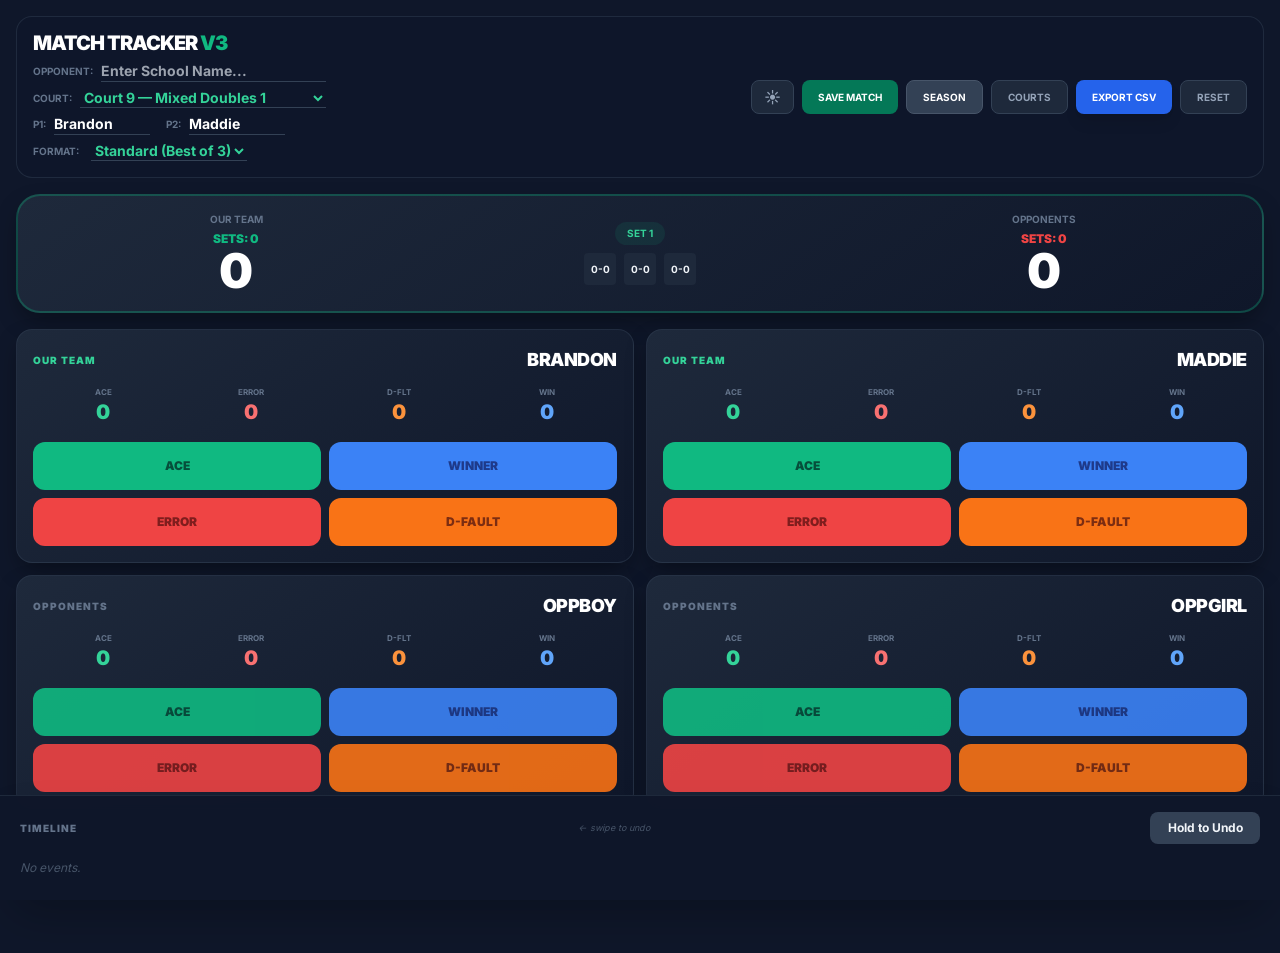
<file: index.html>
﻿<!DOCTYPE html>
<html lang="en">
<head>
    <meta charset="UTF-8">
    <meta name="viewport" content="width=device-width, initial-scale=1.0, maximum-scale=1.0, user-scalable=no">
    <!-- PWA / Add to Home Screen -->
    <meta name="apple-mobile-web-app-capable" content="yes">
    <meta name="apple-mobile-web-app-status-bar-style" content="black-translucent">
    <meta name="apple-mobile-web-app-title" content="Match Tracker">
    <meta name="theme-color" content="#10b981">
    <link rel="manifest" href="manifest.json">
    <link rel="apple-touch-icon" href="assets/icon.svg">
    <title>Tennis Match Tracker V3 - MPSSAA Edition</title>
    <script src="assets/tailwind.js"></script>
    <link rel="stylesheet" href="assets/inter.css">
    <style>
        body {
            font-family: 'Inter', sans-serif;
            background-color: #0f172a;
            user-select: none;
            -webkit-tap-highlight-color: transparent;
        }

        .player-card {
            background: linear-gradient(145deg, #1e293b, #0f172a);
            box-shadow: 0 10px 25px -5px rgba(0, 0, 0, 0.4);
        }

        .btn-active:active { transform: scale(0.95); }
        button { touch-action: manipulation; }

        .ace-btn   { background-color: #10b981; color: #064e3b; }
        .point-btn { background-color: #3b82f6; color: #1e3a8a; }
        .fault-btn { background-color: #ef4444; color: #7f1d1d; }
        .df-btn    { background-color: #f97316; color: #7c2d12; }

        .history-scroll::-webkit-scrollbar { width: 4px; }
        .history-scroll::-webkit-scrollbar-thumb { background: #334155; border-radius: 10px; }

        input::placeholder { color: #64748b; }

        /* ── Hold-to-confirm Undo ──────────────────────────────── */
        #undo-btn {
            position: relative;
            overflow: hidden;
            min-width: 110px;
        }
        #undo-btn::after {
            content: '';
            position: absolute;
            bottom: 0; left: 0;
            height: 3px; width: 0%;
            background: #10b981;
            transition: none;
        }
        #undo-btn.undo-holding::after {
            width: 100%;
            transition: width 0.6s linear;
        }

        /* ── Outdoor / high-contrast mode ─────────────────────── */
        body.outdoor { background-color: #000; }
        body.outdoor header { background: #111 !important; border-color: #444 !important; }
        body.outdoor .scoreboard { background: #111 !important; border-color: #444 !important; }
        body.outdoor .player-card { background: #111 !important; border-color: #555 !important; box-shadow: none; }
        body.outdoor .ace-btn   { background-color: #00e87a; color: #000; }
        body.outdoor .point-btn { background-color: #38bdf8; color: #000; }
        body.outdoor .fault-btn { background-color: #ff4444; color: #fff; }
        body.outdoor .df-btn    { background-color: #fb923c; color: #000; }
        body.outdoor #game-score-us,
        body.outdoor #game-score-them { font-size: 4rem !important; }
        body.outdoor .bottom-bar { background: rgba(0,0,0,0.98) !important; border-color: #333 !important; }
        #outdoor-btn.active { color: #fbbf24; border-color: #fbbf24; }
        .bottom-bar { padding-bottom: max(1rem, env(safe-area-inset-bottom, 1rem)); }

        /* ── Landscape phone layout ────────────────────────────── */
        @media (orientation: landscape) and (max-height: 600px) {
            body { padding: 0.25rem 0.5rem !important; }
            header { padding: 0.4rem 0.75rem !important; margin-bottom: 0.35rem !important; }
            header h1 { font-size: 0.9rem !important; }
            .opp-row { margin-top: 0.1rem !important; }
            .scoreboard { padding: 0.35rem 0.75rem !important; margin-bottom: 0.35rem !important; }
            #game-score-us, #game-score-them { font-size: 2rem !important; line-height: 1 !important; }
            #main-grid { grid-template-columns: repeat(2, 1fr) !important; padding-bottom: 5.5rem !important; }
            .player-card { padding: 0.5rem !important; }
            .stat-grid { margin-bottom: 0.35rem !important; }
            .stat-num { font-size: 1rem !important; }
            .bottom-bar { padding: 0.3rem 0.75rem !important; gap: 0.25rem !important; }
            .timeline-label, .swipe-hint { display: none !important; }
        }
    </style>
</head>
<body class="flex flex-col min-h-screen text-slate-100 p-2 sm:p-4">

    <!-- Header & Match Settings -->
    <header class="bg-slate-900/50 p-4 rounded-2xl border border-slate-700/50 mb-4">
        <div class="flex flex-col sm:flex-row justify-between items-start sm:items-center gap-4">
            <div class="w-full sm:w-auto">
                <h1 class="text-xl font-black text-white uppercase tracking-tighter leading-none">Match Tracker <span class="text-emerald-500">V3</span></h1>
                <div class="opp-row flex items-center gap-2 mt-2">
                    <span class="text-[10px] font-bold text-slate-500 uppercase flex-shrink-0">Opponent:</span>
                    <input id="opp-school" type="text" placeholder="Enter School Name..."
                           class="bg-transparent border-b border-slate-700 text-sm font-bold text-emerald-400 focus:outline-none focus:border-emerald-500 transition-colors w-full">
                </div>
                <div class="flex items-center gap-2 mt-1.5">
                    <span class="text-[10px] font-bold text-slate-500 uppercase flex-shrink-0">Court:</span>
                    <select id="court-select" onchange="onCourtChange()"
                            class="bg-transparent border-b border-slate-700 text-sm font-bold text-emerald-400 focus:outline-none focus:border-emerald-500 transition-colors flex-1 min-w-0">
                        <option value="C1">Court 1 — Boys Singles 1</option>
                        <option value="C2">Court 2 — Girls Singles 1</option>
                        <option value="C3">Court 3 — Boys Singles 2</option>
                        <option value="C4">Court 4 — Girls Singles 2</option>
                        <option value="C5">Court 5 — Boys Doubles 1</option>
                        <option value="C6">Court 6 — Girls Doubles 1</option>
                        <option value="C7">Court 7 — Boys Doubles 2</option>
                        <option value="C8">Court 8 — Girls Doubles 2</option>
                        <option value="C9" selected>Court 9 — Mixed Doubles 1</option>
                    </select>
                </div>
                <div class="flex items-center gap-4 mt-1.5">
                    <div class="flex items-center gap-2">
                        <span class="text-[10px] font-bold text-slate-500 uppercase flex-shrink-0">P1:</span>
                        <input id="p1-input" type="text" placeholder="Player name" value="Brandon" oninput="onPlayerNameChange()"
                               class="bg-transparent border-b border-slate-700 text-sm font-bold text-white focus:outline-none focus:border-emerald-500 w-24">
                    </div>
                    <div id="p2-input-row" class="flex items-center gap-2">
                        <span class="text-[10px] font-bold text-slate-500 uppercase flex-shrink-0">P2:</span>
                        <input id="p2-input" type="text" placeholder="Player name" value="Maddie" oninput="onPlayerNameChange()"
                               class="bg-transparent border-b border-slate-700 text-sm font-bold text-white focus:outline-none focus:border-emerald-500 w-24">
                    </div>
                </div>
                <div class="flex items-center gap-3 mt-1.5">
                    <span class="text-[10px] font-bold text-slate-500 uppercase flex-shrink-0">Format:</span>
                    <select id="scoring-method-select" onchange="onScoringMethodChange()"
                            class="bg-transparent border-b border-slate-700 text-sm font-bold text-emerald-400 focus:outline-none focus:border-emerald-500 transition-colors">
                        <option value="standard">Standard (Best of 3)</option>
                        <option value="pro-set">Pro Set</option>
                    </select>
                    <div id="pro-set-tb-row" style="display:none" class="flex items-center gap-1">
                        <span class="text-[10px] font-bold text-slate-500 uppercase flex-shrink-0">TB:</span>
                        <select id="pro-set-tb-select" onchange="onProSetTbChange()"
                                class="bg-transparent border-b border-slate-700 text-sm font-bold text-emerald-400 focus:outline-none focus:border-emerald-500 transition-colors">
                            <option value="7">7pt</option>
                            <option value="10">10pt</option>
                        </select>
                    </div>
                </div>
            </div>
            <div class="flex gap-2 w-full sm:w-auto flex-wrap">
                <button id="outdoor-btn" onclick="toggleOutdoor()" title="Outdoor / High Contrast"
                        class="flex-none bg-slate-800 text-slate-400 text-base font-bold px-3 py-2 rounded-lg border border-slate-700 leading-none">☀</button>
                <button onclick="showSaveMatchModal()" class="flex-1 sm:flex-none bg-emerald-700 hover:bg-emerald-600 text-white text-[10px] font-bold px-4 py-2 rounded-lg uppercase transition-colors">Save Match</button>
                <button onclick="showSeasonView()" class="flex-1 sm:flex-none bg-slate-700 hover:bg-slate-600 text-white text-[10px] font-bold px-4 py-2 rounded-lg uppercase transition-colors border border-slate-600">Season</button>
                <button id="courts-btn" onclick="showCourtsModal()" class="flex-1 sm:flex-none bg-slate-800 text-slate-400 text-[10px] font-bold px-4 py-2 rounded-lg uppercase border border-slate-700">Courts</button>
                <button onclick="exportCSV()" class="flex-1 sm:flex-none bg-blue-600 hover:bg-blue-500 text-white text-[10px] font-bold px-4 py-2 rounded-lg uppercase transition-colors shadow-lg">Export CSV</button>
                <button onclick="showResetModal()" class="flex-1 sm:flex-none bg-slate-800 text-slate-400 text-[10px] font-bold px-4 py-2 rounded-lg uppercase border border-slate-700">Reset</button>
            </div>
        </div>
    </header>

    <!-- Scoreboard -->
    <section class="scoreboard player-card border-2 border-emerald-500/30 rounded-3xl p-4 mb-4">
        <div class="grid grid-cols-3 items-center text-center">
            <div class="flex flex-col items-center">
                <span class="text-[10px] font-bold text-slate-500 uppercase mb-1">Our Team</span>
                <div id="sets-us" class="text-xs font-black text-emerald-500">SETS: 0</div>
                <div id="game-score-us" class="text-5xl font-black text-white">0</div>
            </div>
            <div class="flex flex-col items-center">
                <div id="match-status" class="bg-emerald-500/10 text-emerald-400 text-[10px] px-3 py-1 rounded-full font-bold uppercase mb-2">Set 1</div>
                <div class="flex gap-2">
                    <div id="set1-score" class="w-8 h-8 flex items-center justify-center bg-slate-800 rounded text-[10px] font-bold leading-tight">0-0</div>
                    <div id="set2-score" class="w-8 h-8 flex items-center justify-center bg-slate-800 rounded text-[10px] font-bold leading-tight">0-0</div>
                    <div id="set3-score" class="w-8 h-8 flex items-center justify-center bg-slate-800 rounded text-[10px] font-bold leading-tight">0-0</div>
                </div>
            </div>
            <div class="flex flex-col items-center">
                <span class="text-[10px] font-bold text-slate-500 uppercase mb-1">Opponents</span>
                <div id="sets-them" class="text-xs font-black text-red-500">SETS: 0</div>
                <div id="game-score-them" class="text-5xl font-black text-white">0</div>
            </div>
        </div>
    </section>

    <!-- Scoring Grid -->
    <main id="main-grid" class="flex-grow grid grid-cols-1 sm:grid-cols-2 gap-3 pb-32">

        <!-- P1 (Our Team) -->
        <div id="p1-card" class="player-card rounded-2xl p-4 border border-slate-700/50">
            <div class="flex justify-between items-center mb-3">
                <span class="text-[10px] font-black text-emerald-400 uppercase tracking-widest">Our Team</span>
                <span id="p1-name" class="text-lg font-black text-white uppercase tracking-tight">Brandon</span>
            </div>
            <div class="stat-grid grid grid-cols-4 gap-2 mb-4 text-center">
                <div><p class="text-[8px] text-slate-500 font-bold uppercase">Ace</p><p id="p1-ace" class="stat-num text-xl font-black text-emerald-400">0</p></div>
                <div><p class="text-[8px] text-slate-500 font-bold uppercase">Error</p><p id="p1-fault" class="stat-num text-xl font-black text-red-400">0</p></div>
                <div><p class="text-[8px] text-slate-500 font-bold uppercase">D-Flt</p><p id="p1-df" class="stat-num text-xl font-black text-orange-400">0</p></div>
                <div><p class="text-[8px] text-slate-500 font-bold uppercase">Win</p><p id="p1-pointwon" class="stat-num text-xl font-black text-blue-400">0</p></div>
            </div>
            <div class="grid grid-cols-2 gap-2">
                <button onclick="handlePoint('P1', 'ace', 'us')" class="btn-active ace-btn py-4 rounded-xl font-black text-xs uppercase">Ace</button>
                <button onclick="handlePoint('P1', 'pointWon', 'us')" class="btn-active point-btn py-4 rounded-xl font-black text-xs uppercase">Winner</button>
                <button onclick="handlePoint('P1', 'fault', 'them')" class="btn-active fault-btn py-4 rounded-xl font-black text-xs uppercase">Error</button>
                <button onclick="handlePoint('P1', 'df', 'them')" class="btn-active df-btn py-4 rounded-xl font-black text-xs uppercase">D-Fault</button>
            </div>
        </div>

        <!-- P2 (Our Team, doubles only) -->
        <div id="p2-card" class="player-card rounded-2xl p-4 border border-slate-700/50">
            <div class="flex justify-between items-center mb-3">
                <span class="text-[10px] font-black text-emerald-400 uppercase tracking-widest">Our Team</span>
                <span id="p2-name" class="text-lg font-black text-white uppercase tracking-tight">Maddie</span>
            </div>
            <div class="stat-grid grid grid-cols-4 gap-2 mb-4 text-center">
                <div><p class="text-[8px] text-slate-500 font-bold uppercase">Ace</p><p id="p2-ace" class="stat-num text-xl font-black text-emerald-400">0</p></div>
                <div><p class="text-[8px] text-slate-500 font-bold uppercase">Error</p><p id="p2-fault" class="stat-num text-xl font-black text-red-400">0</p></div>
                <div><p class="text-[8px] text-slate-500 font-bold uppercase">D-Flt</p><p id="p2-df" class="stat-num text-xl font-black text-orange-400">0</p></div>
                <div><p class="text-[8px] text-slate-500 font-bold uppercase">Win</p><p id="p2-pointwon" class="stat-num text-xl font-black text-blue-400">0</p></div>
            </div>
            <div class="grid grid-cols-2 gap-2">
                <button onclick="handlePoint('P2', 'ace', 'us')" class="btn-active ace-btn py-4 rounded-xl font-black text-xs uppercase">Ace</button>
                <button onclick="handlePoint('P2', 'pointWon', 'us')" class="btn-active point-btn py-4 rounded-xl font-black text-xs uppercase">Winner</button>
                <button onclick="handlePoint('P2', 'fault', 'them')" class="btn-active fault-btn py-4 rounded-xl font-black text-xs uppercase">Error</button>
                <button onclick="handlePoint('P2', 'df', 'them')" class="btn-active df-btn py-4 rounded-xl font-black text-xs uppercase">D-Fault</button>
            </div>
        </div>

        <!-- OppA -->
        <div id="oppa-card" class="player-card rounded-2xl p-4 border border-slate-700/50">
            <div class="flex justify-between items-center mb-3">
                <span class="text-[10px] font-black text-slate-500 uppercase tracking-widest">Opponents</span>
                <span id="oppa-name" class="text-lg font-black text-white uppercase tracking-tight">OppBoy</span>
            </div>
            <div class="stat-grid grid grid-cols-4 gap-2 mb-4 text-center">
                <div><p class="text-[8px] text-slate-500 font-bold uppercase">Ace</p><p id="oppa-ace" class="stat-num text-xl font-black text-emerald-400">0</p></div>
                <div><p class="text-[8px] text-slate-500 font-bold uppercase">Error</p><p id="oppa-fault" class="stat-num text-xl font-black text-red-400">0</p></div>
                <div><p class="text-[8px] text-slate-500 font-bold uppercase">D-Flt</p><p id="oppa-df" class="stat-num text-xl font-black text-orange-400">0</p></div>
                <div><p class="text-[8px] text-slate-500 font-bold uppercase">Win</p><p id="oppa-pointwon" class="stat-num text-xl font-black text-blue-400">0</p></div>
            </div>
            <div class="grid grid-cols-2 gap-2">
                <button onclick="handlePoint('OppA', 'ace', 'them')" class="btn-active ace-btn py-4 rounded-xl font-black text-xs uppercase opacity-90">Ace</button>
                <button onclick="handlePoint('OppA', 'pointWon', 'them')" class="btn-active point-btn py-4 rounded-xl font-black text-xs uppercase opacity-90">Winner</button>
                <button onclick="handlePoint('OppA', 'fault', 'us')" class="btn-active fault-btn py-4 rounded-xl font-black text-xs uppercase opacity-90">Error</button>
                <button onclick="handlePoint('OppA', 'df', 'us')" class="btn-active df-btn py-4 rounded-xl font-black text-xs uppercase opacity-90">D-Fault</button>
            </div>
        </div>

        <!-- OppB (doubles only) -->
        <div id="oppb-card" class="player-card rounded-2xl p-4 border border-slate-700/50">
            <div class="flex justify-between items-center mb-3">
                <span class="text-[10px] font-black text-slate-500 uppercase tracking-widest">Opponents</span>
                <span id="oppb-name" class="text-lg font-black text-white uppercase tracking-tight">OppGirl</span>
            </div>
            <div class="stat-grid grid grid-cols-4 gap-2 mb-4 text-center">
                <div><p class="text-[8px] text-slate-500 font-bold uppercase">Ace</p><p id="oppb-ace" class="stat-num text-xl font-black text-emerald-400">0</p></div>
                <div><p class="text-[8px] text-slate-500 font-bold uppercase">Error</p><p id="oppb-fault" class="stat-num text-xl font-black text-red-400">0</p></div>
                <div><p class="text-[8px] text-slate-500 font-bold uppercase">D-Flt</p><p id="oppb-df" class="stat-num text-xl font-black text-orange-400">0</p></div>
                <div><p class="text-[8px] text-slate-500 font-bold uppercase">Win</p><p id="oppb-pointwon" class="stat-num text-xl font-black text-blue-400">0</p></div>
            </div>
            <div class="grid grid-cols-2 gap-2">
                <button onclick="handlePoint('OppB', 'ace', 'them')" class="btn-active ace-btn py-4 rounded-xl font-black text-xs uppercase opacity-90">Ace</button>
                <button onclick="handlePoint('OppB', 'pointWon', 'them')" class="btn-active point-btn py-4 rounded-xl font-black text-xs uppercase opacity-90">Winner</button>
                <button onclick="handlePoint('OppB', 'fault', 'us')" class="btn-active fault-btn py-4 rounded-xl font-black text-xs uppercase opacity-90">Error</button>
                <button onclick="handlePoint('OppB', 'df', 'us')" class="btn-active df-btn py-4 rounded-xl font-black text-xs uppercase opacity-90">D-Fault</button>
            </div>
        </div>

    </main>

    <!-- Undo & Recent Feed -->
    <div class="bottom-bar fixed bottom-0 left-0 right-0 p-4 bg-slate-900/95 backdrop-blur-md border-t border-slate-800 flex flex-col gap-2 shadow-2xl z-40">
        <div class="flex justify-between items-center px-1 gap-2">
            <span class="timeline-label text-[10px] font-black uppercase text-slate-500 tracking-widest flex-shrink-0">Timeline</span>
            <span class="swipe-hint text-[9px] text-slate-600 italic">← swipe to undo</span>
            <button id="undo-btn"
                    onmousedown="startUndoHold(event)" onmouseup="cancelUndoHold()" onmouseleave="cancelUndoHold()"
                    ontouchstart="startUndoHold(event)" ontouchend="cancelUndoHold()" ontouchcancel="cancelUndoHold()"
                    class="text-xs font-bold text-slate-100 bg-slate-700 hover:bg-slate-600 px-4 py-2 rounded-lg transition-colors flex-shrink-0">
                Hold to Undo
            </button>
        </div>
        <div id="history-feed" class="flex gap-2 overflow-x-auto history-scroll py-2 px-1 text-xs">
            <span class="text-slate-600 italic">Tracking in progress...</span>
        </div>
    </div>

    <!-- Courts Modal -->
    <div id="modal-courts" class="hidden fixed inset-0 bg-black/90 backdrop-blur-md z-50 flex flex-col items-center justify-end sm:justify-center p-0 sm:p-4">
        <div class="bg-slate-900 border border-slate-700 rounded-t-3xl sm:rounded-3xl max-w-sm w-full flex flex-col max-h-[92vh]">
        <div class="overflow-y-auto flex-1 p-4">
            <div class="flex items-center justify-between mb-5">
                <h3 class="text-lg font-black text-white uppercase tracking-tight">Court Results</h3>
                <span id="live-score-display" class="text-lg font-black text-emerald-400"></span>
            </div>

            <p class="text-[8px] text-slate-600 font-bold uppercase tracking-widest mb-2">Singles</p>
            <div class="flex flex-col gap-2 mb-4">
                <!-- Court 1 -->
                <div class="bg-slate-800/40 rounded-xl p-2.5">
                    <div class="flex items-center gap-2 mb-2">
                        <div class="flex-1 min-w-0"><span class="text-xs text-slate-400 font-bold block">Court 1</span><span class="text-[8px] text-slate-600">Boys Singles 1</span></div>
                        <button id="live-c0-w" onclick="selectCourt(0,'W')" class="w-14 py-2 rounded-lg font-black text-xs bg-slate-800 text-slate-500">W</button>
                        <button id="live-c0-l" onclick="selectCourt(0,'L')" class="w-14 py-2 rounded-lg font-black text-xs bg-slate-800 text-slate-500">L</button>
                    </div>
                    <input id="court-p-0-0" type="text" placeholder="Player name..." oninput="updateCourtPlayer(0,0,this.value)"
                           class="w-full bg-slate-800 border border-slate-700 rounded-lg px-2 py-1.5 text-xs font-bold text-white placeholder-slate-600 focus:outline-none focus:border-emerald-600">
                </div>
                <!-- Court 2 -->
                <div class="bg-slate-800/40 rounded-xl p-2.5">
                    <div class="flex items-center gap-2 mb-2">
                        <div class="flex-1 min-w-0"><span class="text-xs text-slate-400 font-bold block">Court 2</span><span class="text-[8px] text-slate-600">Girls Singles 1</span></div>
                        <button id="live-c1-w" onclick="selectCourt(1,'W')" class="w-14 py-2 rounded-lg font-black text-xs bg-slate-800 text-slate-500">W</button>
                        <button id="live-c1-l" onclick="selectCourt(1,'L')" class="w-14 py-2 rounded-lg font-black text-xs bg-slate-800 text-slate-500">L</button>
                    </div>
                    <input id="court-p-1-0" type="text" placeholder="Player name..." oninput="updateCourtPlayer(1,0,this.value)"
                           class="w-full bg-slate-800 border border-slate-700 rounded-lg px-2 py-1.5 text-xs font-bold text-white placeholder-slate-600 focus:outline-none focus:border-emerald-600">
                </div>
                <!-- Court 3 -->
                <div class="bg-slate-800/40 rounded-xl p-2.5">
                    <div class="flex items-center gap-2 mb-2">
                        <div class="flex-1 min-w-0"><span class="text-xs text-slate-400 font-bold block">Court 3</span><span class="text-[8px] text-slate-600">Boys Singles 2</span></div>
                        <button id="live-c2-w" onclick="selectCourt(2,'W')" class="w-14 py-2 rounded-lg font-black text-xs bg-slate-800 text-slate-500">W</button>
                        <button id="live-c2-l" onclick="selectCourt(2,'L')" class="w-14 py-2 rounded-lg font-black text-xs bg-slate-800 text-slate-500">L</button>
                    </div>
                    <input id="court-p-2-0" type="text" placeholder="Player name..." oninput="updateCourtPlayer(2,0,this.value)"
                           class="w-full bg-slate-800 border border-slate-700 rounded-lg px-2 py-1.5 text-xs font-bold text-white placeholder-slate-600 focus:outline-none focus:border-emerald-600">
                </div>
                <!-- Court 4 -->
                <div class="bg-slate-800/40 rounded-xl p-2.5">
                    <div class="flex items-center gap-2 mb-2">
                        <div class="flex-1 min-w-0"><span class="text-xs text-slate-400 font-bold block">Court 4</span><span class="text-[8px] text-slate-600">Girls Singles 2</span></div>
                        <button id="live-c3-w" onclick="selectCourt(3,'W')" class="w-14 py-2 rounded-lg font-black text-xs bg-slate-800 text-slate-500">W</button>
                        <button id="live-c3-l" onclick="selectCourt(3,'L')" class="w-14 py-2 rounded-lg font-black text-xs bg-slate-800 text-slate-500">L</button>
                    </div>
                    <input id="court-p-3-0" type="text" placeholder="Player name..." oninput="updateCourtPlayer(3,0,this.value)"
                           class="w-full bg-slate-800 border border-slate-700 rounded-lg px-2 py-1.5 text-xs font-bold text-white placeholder-slate-600 focus:outline-none focus:border-emerald-600">
                </div>
            </div>

            <p class="text-[8px] text-slate-600 font-bold uppercase tracking-widest mb-2">Doubles</p>
            <div class="flex flex-col gap-2 mb-4">
                <!-- Court 5 -->
                <div class="bg-slate-800/40 rounded-xl p-2.5">
                    <div class="flex items-center gap-2 mb-2">
                        <div class="flex-1 min-w-0"><span class="text-xs text-slate-400 font-bold block">Court 5</span><span class="text-[8px] text-slate-600">Boys Doubles 1</span></div>
                        <button id="live-c4-w" onclick="selectCourt(4,'W')" class="w-14 py-2 rounded-lg font-black text-xs bg-slate-800 text-slate-500">W</button>
                        <button id="live-c4-l" onclick="selectCourt(4,'L')" class="w-14 py-2 rounded-lg font-black text-xs bg-slate-800 text-slate-500">L</button>
                    </div>
                    <div class="flex gap-2">
                        <input id="court-p-4-0" type="text" placeholder="Player 1..." oninput="updateCourtPlayer(4,0,this.value)"
                               class="flex-1 min-w-0 bg-slate-800 border border-slate-700 rounded-lg px-2 py-1.5 text-xs font-bold text-white placeholder-slate-600 focus:outline-none focus:border-emerald-600">
                        <input id="court-p-4-1" type="text" placeholder="Player 2..." oninput="updateCourtPlayer(4,1,this.value)"
                               class="flex-1 min-w-0 bg-slate-800 border border-slate-700 rounded-lg px-2 py-1.5 text-xs font-bold text-white placeholder-slate-600 focus:outline-none focus:border-emerald-600">
                    </div>
                </div>
                <!-- Court 6 -->
                <div class="bg-slate-800/40 rounded-xl p-2.5">
                    <div class="flex items-center gap-2 mb-2">
                        <div class="flex-1 min-w-0"><span class="text-xs text-slate-400 font-bold block">Court 6</span><span class="text-[8px] text-slate-600">Girls Doubles 1</span></div>
                        <button id="live-c5-w" onclick="selectCourt(5,'W')" class="w-14 py-2 rounded-lg font-black text-xs bg-slate-800 text-slate-500">W</button>
                        <button id="live-c5-l" onclick="selectCourt(5,'L')" class="w-14 py-2 rounded-lg font-black text-xs bg-slate-800 text-slate-500">L</button>
                    </div>
                    <div class="flex gap-2">
                        <input id="court-p-5-0" type="text" placeholder="Player 1..." oninput="updateCourtPlayer(5,0,this.value)"
                               class="flex-1 min-w-0 bg-slate-800 border border-slate-700 rounded-lg px-2 py-1.5 text-xs font-bold text-white placeholder-slate-600 focus:outline-none focus:border-emerald-600">
                        <input id="court-p-5-1" type="text" placeholder="Player 2..." oninput="updateCourtPlayer(5,1,this.value)"
                               class="flex-1 min-w-0 bg-slate-800 border border-slate-700 rounded-lg px-2 py-1.5 text-xs font-bold text-white placeholder-slate-600 focus:outline-none focus:border-emerald-600">
                    </div>
                </div>
                <!-- Court 7 -->
                <div class="bg-slate-800/40 rounded-xl p-2.5">
                    <div class="flex items-center gap-2 mb-2">
                        <div class="flex-1 min-w-0"><span class="text-xs text-slate-400 font-bold block">Court 7</span><span class="text-[8px] text-slate-600">Boys Doubles 2</span></div>
                        <button id="live-c6-w" onclick="selectCourt(6,'W')" class="w-14 py-2 rounded-lg font-black text-xs bg-slate-800 text-slate-500">W</button>
                        <button id="live-c6-l" onclick="selectCourt(6,'L')" class="w-14 py-2 rounded-lg font-black text-xs bg-slate-800 text-slate-500">L</button>
                    </div>
                    <div class="flex gap-2">
                        <input id="court-p-6-0" type="text" placeholder="Player 1..." oninput="updateCourtPlayer(6,0,this.value)"
                               class="flex-1 min-w-0 bg-slate-800 border border-slate-700 rounded-lg px-2 py-1.5 text-xs font-bold text-white placeholder-slate-600 focus:outline-none focus:border-emerald-600">
                        <input id="court-p-6-1" type="text" placeholder="Player 2..." oninput="updateCourtPlayer(6,1,this.value)"
                               class="flex-1 min-w-0 bg-slate-800 border border-slate-700 rounded-lg px-2 py-1.5 text-xs font-bold text-white placeholder-slate-600 focus:outline-none focus:border-emerald-600">
                    </div>
                </div>
                <!-- Court 8 -->
                <div class="bg-slate-800/40 rounded-xl p-2.5">
                    <div class="flex items-center gap-2 mb-2">
                        <div class="flex-1 min-w-0"><span class="text-xs text-slate-400 font-bold block">Court 8</span><span class="text-[8px] text-slate-600">Girls Doubles 2</span></div>
                        <button id="live-c7-w" onclick="selectCourt(7,'W')" class="w-14 py-2 rounded-lg font-black text-xs bg-slate-800 text-slate-500">W</button>
                        <button id="live-c7-l" onclick="selectCourt(7,'L')" class="w-14 py-2 rounded-lg font-black text-xs bg-slate-800 text-slate-500">L</button>
                    </div>
                    <div class="flex gap-2">
                        <input id="court-p-7-0" type="text" placeholder="Player 1..." oninput="updateCourtPlayer(7,0,this.value)"
                               class="flex-1 min-w-0 bg-slate-800 border border-slate-700 rounded-lg px-2 py-1.5 text-xs font-bold text-white placeholder-slate-600 focus:outline-none focus:border-emerald-600">
                        <input id="court-p-7-1" type="text" placeholder="Player 2..." oninput="updateCourtPlayer(7,1,this.value)"
                               class="flex-1 min-w-0 bg-slate-800 border border-slate-700 rounded-lg px-2 py-1.5 text-xs font-bold text-white placeholder-slate-600 focus:outline-none focus:border-emerald-600">
                    </div>
                </div>
            </div>

            <p class="text-[8px] text-emerald-800 font-bold uppercase tracking-widest mb-2">Mixed</p>
            <div class="flex flex-col gap-2 mb-5">
                <!-- Court 9 -->
                <div class="bg-emerald-950/30 border border-emerald-900/40 rounded-xl p-2.5">
                    <div class="flex items-center gap-2 mb-2">
                        <div class="flex-1 min-w-0">
                            <span id="live-c9-label" class="text-xs text-emerald-300 font-bold block">Court 9</span>
                            <span class="text-[8px] text-emerald-700">Mixed Doubles 1</span>
                        </div>
                        <button id="live-c8-w" onclick="selectCourt(8,'W')" class="w-14 py-2 rounded-lg font-black text-xs bg-slate-800 text-slate-500">W</button>
                        <button id="live-c8-l" onclick="selectCourt(8,'L')" class="w-14 py-2 rounded-lg font-black text-xs bg-slate-800 text-slate-500">L</button>
                    </div>
                    <div class="flex gap-2">
                        <input id="court-p-8-0" type="text" placeholder="Player 1..." oninput="updateCourtPlayer(8,0,this.value)"
                               class="flex-1 min-w-0 bg-slate-800 border border-emerald-900/50 rounded-lg px-2 py-1.5 text-xs font-bold text-white placeholder-slate-600 focus:outline-none focus:border-emerald-600">
                        <input id="court-p-8-1" type="text" placeholder="Player 2..." oninput="updateCourtPlayer(8,1,this.value)"
                               class="flex-1 min-w-0 bg-slate-800 border border-emerald-900/50 rounded-lg px-2 py-1.5 text-xs font-bold text-white placeholder-slate-600 focus:outline-none focus:border-emerald-600">
                    </div>
                </div>
            </div>

        </div>
        <div class="flex flex-col gap-2 p-4 border-t border-slate-800 flex-shrink-0">
            <button onclick="closeCourtsModal()" class="w-full py-4 bg-slate-800 text-slate-300 rounded-xl font-bold text-sm uppercase">Done</button>
        </div>
        </div>
    </div>

    <!-- Reset Modal -->
    <div id="modal-reset" class="hidden fixed inset-0 bg-black/90 backdrop-blur-md z-50 flex items-center justify-center p-6">
        <div class="bg-slate-900 border border-slate-700 p-8 rounded-3xl max-w-xs w-full text-center">
            <h3 class="text-xl font-bold mb-2">Reset Match Data?</h3>
            <p class="text-slate-400 text-sm mb-6">This will clear all stats, scores, and history.</p>
            <div class="flex flex-col gap-2">
                <button onclick="resetMatch()" class="w-full py-4 bg-red-600 text-white rounded-xl font-black text-sm uppercase">Yes, Clear All</button>
                <button onclick="closeModal()" class="w-full py-3 bg-slate-800 text-slate-300 rounded-xl font-bold text-sm uppercase">Cancel</button>
            </div>
        </div>
    </div>

    <!-- Edit Entry Modal -->
    <div id="modal-edit-entry" class="hidden fixed inset-0 bg-black/90 backdrop-blur-md z-50 flex flex-col items-center justify-end sm:justify-center p-0 sm:p-4">
        <div class="bg-slate-900 border border-slate-700 rounded-t-3xl sm:rounded-3xl max-w-sm w-full p-5">
            <div class="flex items-center justify-between mb-1">
                <h3 class="text-base font-black text-white uppercase tracking-tight">Edit Entry</h3>
                <span id="edit-entry-label" class="text-[10px] font-bold text-slate-400 uppercase tracking-wide"></span>
            </div>
            <p class="text-[9px] text-slate-500 mb-4 uppercase tracking-widest">Select a new action, then confirm</p>
            <div id="edit-entry-players" class="space-y-3"></div>
            <div class="mt-4 flex flex-col gap-2">
                <button id="edit-entry-confirm" onclick="confirmEditEntry()" disabled
                    class="w-full py-3.5 bg-slate-700 text-slate-500 rounded-xl font-black text-sm uppercase cursor-not-allowed transition-colors">
                    Apply Correction
                </button>
                <button onclick="closeEditEntryModal()" class="w-full py-3 bg-slate-800 text-slate-400 rounded-xl font-bold text-sm uppercase">Cancel</button>
            </div>
        </div>
    </div>

    <!-- Save Match Modal -->
    <div id="modal-save" class="hidden fixed inset-0 bg-black/90 backdrop-blur-md z-50 flex flex-col items-center justify-end sm:justify-center p-0 sm:p-4">
        <div class="bg-slate-900 border border-slate-700 rounded-t-3xl sm:rounded-3xl max-w-xs w-full flex flex-col max-h-[92vh]">
        <div class="overflow-y-auto flex-1 p-6">
            <h3 class="text-lg font-black text-white text-center mb-1 uppercase tracking-tight">Save Match</h3>
            <p id="save-match-desc" class="text-slate-400 text-xs text-center mb-5"></p>

            <!-- Court Results -->
            <div>
                <div class="flex items-center justify-between mb-3">
                    <label class="text-[10px] text-slate-500 font-bold uppercase">Court Results</label>
                    <span id="sm-score-display" class="text-xs font-black text-slate-400"></span>
                </div>

                <p class="text-[8px] text-slate-600 font-bold uppercase tracking-widest mb-2">Singles</p>
                <div class="flex flex-col gap-1.5 mb-4">
                    <div class="flex items-center gap-2">
                        <div class="flex-1 min-w-0"><span class="text-xs text-slate-400 font-bold block">Court 1</span><span class="text-[8px] text-slate-600">Boys Singles 1</span></div>
                        <button id="sm-c0-w" onclick="selectCourt(0,'W')" class="w-14 py-2 rounded-lg font-black text-xs bg-slate-800 text-slate-500">W</button>
                        <button id="sm-c0-l" onclick="selectCourt(0,'L')" class="w-14 py-2 rounded-lg font-black text-xs bg-slate-800 text-slate-500">L</button>
                    </div>
                    <div class="flex items-center gap-2">
                        <div class="flex-1 min-w-0"><span class="text-xs text-slate-400 font-bold block">Court 2</span><span class="text-[8px] text-slate-600">Girls Singles 1</span></div>
                        <button id="sm-c1-w" onclick="selectCourt(1,'W')" class="w-14 py-2 rounded-lg font-black text-xs bg-slate-800 text-slate-500">W</button>
                        <button id="sm-c1-l" onclick="selectCourt(1,'L')" class="w-14 py-2 rounded-lg font-black text-xs bg-slate-800 text-slate-500">L</button>
                    </div>
                    <div class="flex items-center gap-2">
                        <div class="flex-1 min-w-0"><span class="text-xs text-slate-400 font-bold block">Court 3</span><span class="text-[8px] text-slate-600">Boys Singles 2</span></div>
                        <button id="sm-c2-w" onclick="selectCourt(2,'W')" class="w-14 py-2 rounded-lg font-black text-xs bg-slate-800 text-slate-500">W</button>
                        <button id="sm-c2-l" onclick="selectCourt(2,'L')" class="w-14 py-2 rounded-lg font-black text-xs bg-slate-800 text-slate-500">L</button>
                    </div>
                    <div class="flex items-center gap-2">
                        <div class="flex-1 min-w-0"><span class="text-xs text-slate-400 font-bold block">Court 4</span><span class="text-[8px] text-slate-600">Girls Singles 2</span></div>
                        <button id="sm-c3-w" onclick="selectCourt(3,'W')" class="w-14 py-2 rounded-lg font-black text-xs bg-slate-800 text-slate-500">W</button>
                        <button id="sm-c3-l" onclick="selectCourt(3,'L')" class="w-14 py-2 rounded-lg font-black text-xs bg-slate-800 text-slate-500">L</button>
                    </div>
                </div>

                <p class="text-[8px] text-slate-600 font-bold uppercase tracking-widest mb-2">Doubles</p>
                <div class="flex flex-col gap-1.5 mb-4">
                    <div class="flex items-center gap-2">
                        <div class="flex-1 min-w-0"><span class="text-xs text-slate-400 font-bold block">Court 5</span><span class="text-[8px] text-slate-600">Boys Doubles 1</span></div>
                        <button id="sm-c4-w" onclick="selectCourt(4,'W')" class="w-14 py-2 rounded-lg font-black text-xs bg-slate-800 text-slate-500">W</button>
                        <button id="sm-c4-l" onclick="selectCourt(4,'L')" class="w-14 py-2 rounded-lg font-black text-xs bg-slate-800 text-slate-500">L</button>
                    </div>
                    <div class="flex items-center gap-2">
                        <div class="flex-1 min-w-0"><span class="text-xs text-slate-400 font-bold block">Court 6</span><span class="text-[8px] text-slate-600">Girls Doubles 1</span></div>
                        <button id="sm-c5-w" onclick="selectCourt(5,'W')" class="w-14 py-2 rounded-lg font-black text-xs bg-slate-800 text-slate-500">W</button>
                        <button id="sm-c5-l" onclick="selectCourt(5,'L')" class="w-14 py-2 rounded-lg font-black text-xs bg-slate-800 text-slate-500">L</button>
                    </div>
                    <div class="flex items-center gap-2">
                        <div class="flex-1 min-w-0"><span class="text-xs text-slate-400 font-bold block">Court 7</span><span class="text-[8px] text-slate-600">Boys Doubles 2</span></div>
                        <button id="sm-c6-w" onclick="selectCourt(6,'W')" class="w-14 py-2 rounded-lg font-black text-xs bg-slate-800 text-slate-500">W</button>
                        <button id="sm-c6-l" onclick="selectCourt(6,'L')" class="w-14 py-2 rounded-lg font-black text-xs bg-slate-800 text-slate-500">L</button>
                    </div>
                    <div class="flex items-center gap-2">
                        <div class="flex-1 min-w-0"><span class="text-xs text-slate-400 font-bold block">Court 8</span><span class="text-[8px] text-slate-600">Girls Doubles 2</span></div>
                        <button id="sm-c7-w" onclick="selectCourt(7,'W')" class="w-14 py-2 rounded-lg font-black text-xs bg-slate-800 text-slate-500">W</button>
                        <button id="sm-c7-l" onclick="selectCourt(7,'L')" class="w-14 py-2 rounded-lg font-black text-xs bg-slate-800 text-slate-500">L</button>
                    </div>
                </div>

                <p class="text-[8px] text-emerald-800 font-bold uppercase tracking-widest mb-2">Mixed</p>
                <div class="flex flex-col gap-1.5 mb-2">
                    <div class="flex items-center gap-2 bg-emerald-950/30 rounded-xl px-3 py-2">
                        <div class="flex-1 min-w-0">
                            <span id="sm-c9-label" class="text-xs text-emerald-300 font-bold block">Court 9</span>
                            <span class="text-[8px] text-emerald-700">Mixed Doubles 1</span>
                        </div>
                        <button id="sm-c8-w" onclick="selectCourt(8,'W')" class="w-14 py-2 rounded-lg font-black text-xs bg-slate-800 text-slate-500">W</button>
                        <button id="sm-c8-l" onclick="selectCourt(8,'L')" class="w-14 py-2 rounded-lg font-black text-xs bg-slate-800 text-slate-500">L</button>
                    </div>
                </div>
                <p class="text-[9px] text-slate-600 mb-1">Tap W or L for each court. Overall result is calculated automatically.</p>
            </div>

        </div>
        <div class="flex flex-col gap-2 p-4 border-t border-slate-800 flex-shrink-0">
            <button onclick="confirmSaveMatch()" class="w-full py-4 bg-emerald-600 text-white rounded-xl font-black text-sm uppercase">Save to Season</button>
            <button onclick="closeSaveModal()" class="w-full py-3 bg-slate-800 text-slate-300 rounded-xl font-bold text-sm uppercase">Cancel</button>
        </div>
        </div>
    </div>

    <!-- Season Overlay -->
    <div id="season-overlay" class="hidden fixed inset-0 bg-slate-950 z-50">
        <div class="flex flex-col h-full">
        <div class="flex items-center justify-between px-4 py-3 border-b border-slate-800 flex-shrink-0">
            <button id="season-back-btn" onclick="seasonBack()" class="hidden text-slate-300 font-bold text-sm px-3 py-2 rounded-lg bg-slate-800">← Back</button>
            <div id="season-title" class="text-base font-black text-white uppercase tracking-tight">Season</div>
            <div class="flex items-center gap-2">
                <button id="admin-btn" onclick="showAdminModal()" class="text-slate-600 text-[10px] px-2 py-1.5 rounded-lg bg-slate-800/60 leading-none" title="Admin mode">🔑</button>
                <button onclick="closeSeasonView()" class="text-slate-400 text-sm font-bold px-3 py-2 rounded-lg bg-slate-800">✕</button>
            </div>
        </div>
        <div id="season-content" class="flex-1 overflow-y-auto p-4"></div>
        </div>
    </div>

    <!-- Toast notification -->
    <div id="toast" class="hidden fixed top-4 left-1/2 -translate-x-1/2 bg-emerald-600 text-white text-xs font-bold px-5 py-2 rounded-full z-[60]"></div>

    <!-- Quick Add Match Modal -->
    <div id="modal-quick-add" class="hidden fixed inset-0 bg-black/90 backdrop-blur-md z-50 flex flex-col items-center justify-end sm:justify-center p-0 sm:p-4">
        <div class="bg-slate-900 border border-slate-700 rounded-t-3xl sm:rounded-3xl w-full max-w-xs flex flex-col max-h-[92vh]">
        <div class="overflow-y-auto flex-1 p-6">
            <h3 id="qa-modal-title" class="text-lg font-black text-white text-center mb-5 uppercase tracking-tight">Add Match</h3>

            <div class="flex flex-col gap-4">
                <div id="qa-header-fields" class="flex flex-col gap-4">
                <div>
                    <label class="text-[10px] text-slate-500 font-bold uppercase block mb-1">Date</label>
                    <input type="date" id="qa-date"
                           class="w-full bg-slate-800 border border-slate-700 rounded-xl px-3 py-2.5 text-sm font-bold text-white focus:outline-none focus:border-emerald-500">
                </div>
                <div>
                    <label class="text-[10px] text-slate-500 font-bold uppercase block mb-1">Opponent</label>
                    <input type="text" id="qa-opponent" placeholder="School name..."
                           class="w-full bg-slate-800 border border-slate-700 rounded-xl px-3 py-2.5 text-sm font-bold text-emerald-400 focus:outline-none focus:border-emerald-500">
                </div>
                </div>

                <!-- Court Results -->
                <div>
                    <div class="flex items-center justify-between mb-3">
                        <label class="text-[10px] text-slate-500 font-bold uppercase">Court Results</label>
                        <span id="qa-score-display" class="text-xs font-black text-slate-400"></span>
                    </div>

                    <p class="text-[8px] text-slate-600 font-bold uppercase tracking-widest mb-2">Singles</p>
                    <div class="flex flex-col gap-2 mb-4">
                        <div class="bg-slate-800/40 rounded-xl p-2.5">
                            <div class="flex items-center gap-2 mb-2">
                                <div class="flex-1 min-w-0"><span class="text-xs text-slate-400 font-bold block">Court 1</span><span class="text-[8px] text-slate-600">Boys Singles 1</span></div>
                                <button id="qa-c0-w" onclick="selectCourt(0,'W')" class="w-14 py-2 rounded-lg font-black text-xs bg-slate-800 text-slate-500">W</button>
                                <button id="qa-c0-l" onclick="selectCourt(0,'L')" class="w-14 py-2 rounded-lg font-black text-xs bg-slate-800 text-slate-500">L</button>
                            </div>
                            <input id="qa-cp-0-0" type="text" placeholder="Player name..." class="w-full bg-slate-800 border border-slate-700 rounded-lg px-2 py-1.5 text-xs font-bold text-white placeholder-slate-600 focus:outline-none focus:border-emerald-600">
                        </div>
                        <div class="bg-slate-800/40 rounded-xl p-2.5">
                            <div class="flex items-center gap-2 mb-2">
                                <div class="flex-1 min-w-0"><span class="text-xs text-slate-400 font-bold block">Court 2</span><span class="text-[8px] text-slate-600">Girls Singles 1</span></div>
                                <button id="qa-c1-w" onclick="selectCourt(1,'W')" class="w-14 py-2 rounded-lg font-black text-xs bg-slate-800 text-slate-500">W</button>
                                <button id="qa-c1-l" onclick="selectCourt(1,'L')" class="w-14 py-2 rounded-lg font-black text-xs bg-slate-800 text-slate-500">L</button>
                            </div>
                            <input id="qa-cp-1-0" type="text" placeholder="Player name..." class="w-full bg-slate-800 border border-slate-700 rounded-lg px-2 py-1.5 text-xs font-bold text-white placeholder-slate-600 focus:outline-none focus:border-emerald-600">
                        </div>
                        <div class="bg-slate-800/40 rounded-xl p-2.5">
                            <div class="flex items-center gap-2 mb-2">
                                <div class="flex-1 min-w-0"><span class="text-xs text-slate-400 font-bold block">Court 3</span><span class="text-[8px] text-slate-600">Boys Singles 2</span></div>
                                <button id="qa-c2-w" onclick="selectCourt(2,'W')" class="w-14 py-2 rounded-lg font-black text-xs bg-slate-800 text-slate-500">W</button>
                                <button id="qa-c2-l" onclick="selectCourt(2,'L')" class="w-14 py-2 rounded-lg font-black text-xs bg-slate-800 text-slate-500">L</button>
                            </div>
                            <input id="qa-cp-2-0" type="text" placeholder="Player name..." class="w-full bg-slate-800 border border-slate-700 rounded-lg px-2 py-1.5 text-xs font-bold text-white placeholder-slate-600 focus:outline-none focus:border-emerald-600">
                        </div>
                        <div class="bg-slate-800/40 rounded-xl p-2.5">
                            <div class="flex items-center gap-2 mb-2">
                                <div class="flex-1 min-w-0"><span class="text-xs text-slate-400 font-bold block">Court 4</span><span class="text-[8px] text-slate-600">Girls Singles 2</span></div>
                                <button id="qa-c3-w" onclick="selectCourt(3,'W')" class="w-14 py-2 rounded-lg font-black text-xs bg-slate-800 text-slate-500">W</button>
                                <button id="qa-c3-l" onclick="selectCourt(3,'L')" class="w-14 py-2 rounded-lg font-black text-xs bg-slate-800 text-slate-500">L</button>
                            </div>
                            <input id="qa-cp-3-0" type="text" placeholder="Player name..." class="w-full bg-slate-800 border border-slate-700 rounded-lg px-2 py-1.5 text-xs font-bold text-white placeholder-slate-600 focus:outline-none focus:border-emerald-600">
                        </div>
                    </div>

                    <p class="text-[8px] text-slate-600 font-bold uppercase tracking-widest mb-2">Doubles</p>
                    <div class="flex flex-col gap-2 mb-4">
                        <div class="bg-slate-800/40 rounded-xl p-2.5">
                            <div class="flex items-center gap-2 mb-2">
                                <div class="flex-1 min-w-0"><span class="text-xs text-slate-400 font-bold block">Court 5</span><span class="text-[8px] text-slate-600">Boys Doubles 1</span></div>
                                <button id="qa-c4-w" onclick="selectCourt(4,'W')" class="w-14 py-2 rounded-lg font-black text-xs bg-slate-800 text-slate-500">W</button>
                                <button id="qa-c4-l" onclick="selectCourt(4,'L')" class="w-14 py-2 rounded-lg font-black text-xs bg-slate-800 text-slate-500">L</button>
                            </div>
                            <div class="flex gap-2">
                                <input id="qa-cp-4-0" type="text" placeholder="Player 1..." class="flex-1 min-w-0 bg-slate-800 border border-slate-700 rounded-lg px-2 py-1.5 text-xs font-bold text-white placeholder-slate-600 focus:outline-none focus:border-emerald-600">
                                <input id="qa-cp-4-1" type="text" placeholder="Player 2..." class="flex-1 min-w-0 bg-slate-800 border border-slate-700 rounded-lg px-2 py-1.5 text-xs font-bold text-white placeholder-slate-600 focus:outline-none focus:border-emerald-600">
                            </div>
                        </div>
                        <div class="bg-slate-800/40 rounded-xl p-2.5">
                            <div class="flex items-center gap-2 mb-2">
                                <div class="flex-1 min-w-0"><span class="text-xs text-slate-400 font-bold block">Court 6</span><span class="text-[8px] text-slate-600">Girls Doubles 1</span></div>
                                <button id="qa-c5-w" onclick="selectCourt(5,'W')" class="w-14 py-2 rounded-lg font-black text-xs bg-slate-800 text-slate-500">W</button>
                                <button id="qa-c5-l" onclick="selectCourt(5,'L')" class="w-14 py-2 rounded-lg font-black text-xs bg-slate-800 text-slate-500">L</button>
                            </div>
                            <div class="flex gap-2">
                                <input id="qa-cp-5-0" type="text" placeholder="Player 1..." class="flex-1 min-w-0 bg-slate-800 border border-slate-700 rounded-lg px-2 py-1.5 text-xs font-bold text-white placeholder-slate-600 focus:outline-none focus:border-emerald-600">
                                <input id="qa-cp-5-1" type="text" placeholder="Player 2..." class="flex-1 min-w-0 bg-slate-800 border border-slate-700 rounded-lg px-2 py-1.5 text-xs font-bold text-white placeholder-slate-600 focus:outline-none focus:border-emerald-600">
                            </div>
                        </div>
                        <div class="bg-slate-800/40 rounded-xl p-2.5">
                            <div class="flex items-center gap-2 mb-2">
                                <div class="flex-1 min-w-0"><span class="text-xs text-slate-400 font-bold block">Court 7</span><span class="text-[8px] text-slate-600">Boys Doubles 2</span></div>
                                <button id="qa-c6-w" onclick="selectCourt(6,'W')" class="w-14 py-2 rounded-lg font-black text-xs bg-slate-800 text-slate-500">W</button>
                                <button id="qa-c6-l" onclick="selectCourt(6,'L')" class="w-14 py-2 rounded-lg font-black text-xs bg-slate-800 text-slate-500">L</button>
                            </div>
                            <div class="flex gap-2">
                                <input id="qa-cp-6-0" type="text" placeholder="Player 1..." class="flex-1 min-w-0 bg-slate-800 border border-slate-700 rounded-lg px-2 py-1.5 text-xs font-bold text-white placeholder-slate-600 focus:outline-none focus:border-emerald-600">
                                <input id="qa-cp-6-1" type="text" placeholder="Player 2..." class="flex-1 min-w-0 bg-slate-800 border border-slate-700 rounded-lg px-2 py-1.5 text-xs font-bold text-white placeholder-slate-600 focus:outline-none focus:border-emerald-600">
                            </div>
                        </div>
                        <div class="bg-slate-800/40 rounded-xl p-2.5">
                            <div class="flex items-center gap-2 mb-2">
                                <div class="flex-1 min-w-0"><span class="text-xs text-slate-400 font-bold block">Court 8</span><span class="text-[8px] text-slate-600">Girls Doubles 2</span></div>
                                <button id="qa-c7-w" onclick="selectCourt(7,'W')" class="w-14 py-2 rounded-lg font-black text-xs bg-slate-800 text-slate-500">W</button>
                                <button id="qa-c7-l" onclick="selectCourt(7,'L')" class="w-14 py-2 rounded-lg font-black text-xs bg-slate-800 text-slate-500">L</button>
                            </div>
                            <div class="flex gap-2">
                                <input id="qa-cp-7-0" type="text" placeholder="Player 1..." class="flex-1 min-w-0 bg-slate-800 border border-slate-700 rounded-lg px-2 py-1.5 text-xs font-bold text-white placeholder-slate-600 focus:outline-none focus:border-emerald-600">
                                <input id="qa-cp-7-1" type="text" placeholder="Player 2..." class="flex-1 min-w-0 bg-slate-800 border border-slate-700 rounded-lg px-2 py-1.5 text-xs font-bold text-white placeholder-slate-600 focus:outline-none focus:border-emerald-600">
                            </div>
                        </div>
                    </div>

                    <p class="text-[8px] text-emerald-800 font-bold uppercase tracking-widest mb-2">Mixed</p>
                    <div class="flex flex-col gap-2">
                        <div class="bg-emerald-950/30 border border-emerald-900/40 rounded-xl p-2.5">
                            <div class="flex items-center gap-2 mb-2">
                                <div class="flex-1 min-w-0">
                                    <span id="qa-c9-label" class="text-xs text-emerald-300 font-bold block">Court 9</span>
                                    <span class="text-[8px] text-emerald-700">Mixed Doubles 1</span>
                                </div>
                                <button id="qa-c8-w" onclick="selectCourt(8,'W')" class="w-14 py-2 rounded-lg font-black text-xs bg-slate-800 text-slate-500">W</button>
                                <button id="qa-c8-l" onclick="selectCourt(8,'L')" class="w-14 py-2 rounded-lg font-black text-xs bg-slate-800 text-slate-500">L</button>
                            </div>
                            <div class="flex gap-2">
                                <input id="qa-cp-8-0" type="text" placeholder="Player 1..." class="flex-1 min-w-0 bg-slate-800 border border-emerald-900/50 rounded-lg px-2 py-1.5 text-xs font-bold text-white placeholder-slate-600 focus:outline-none focus:border-emerald-600">
                                <input id="qa-cp-8-1" type="text" placeholder="Player 2..." class="flex-1 min-w-0 bg-slate-800 border border-emerald-900/50 rounded-lg px-2 py-1.5 text-xs font-bold text-white placeholder-slate-600 focus:outline-none focus:border-emerald-600">
                            </div>
                        </div>
                    </div>
                    <p class="text-[9px] text-slate-600 mt-3">Tap W or L for each court played. Overall match result is calculated automatically.</p>
                </div>
            </div>

        </div>
        <div class="flex flex-col gap-2 p-4 border-t border-slate-800 flex-shrink-0">
            <button id="qa-submit-btn" onclick="submitQuickAdd()" class="w-full py-4 bg-emerald-600 text-white rounded-xl font-black text-sm uppercase">Add to Season</button>
            <button onclick="closeQuickAddModal()" class="w-full py-3 bg-slate-800 text-slate-300 rounded-xl font-bold text-sm uppercase">Cancel</button>
        </div>
        </div>
    </div>

    <!-- Edit Match Modal -->
    <div id="modal-edit-match" class="hidden fixed inset-0 bg-black/90 backdrop-blur-md z-[70] flex flex-col items-center justify-end sm:justify-center p-0 sm:p-4">
        <div class="bg-slate-900 border border-slate-700 rounded-t-3xl sm:rounded-3xl w-full max-w-xs flex flex-col max-h-[92vh]">
            <!-- Scrollable fields -->
            <div class="overflow-y-auto p-6 flex-1">
                <h3 class="text-lg font-black text-white text-center mb-5 uppercase tracking-tight">Edit Match</h3>
                <div class="flex flex-col gap-4">
                    <div>
                        <label class="text-[10px] text-slate-500 font-bold uppercase block mb-1">Date</label>
                        <input type="date" id="em-date" class="w-full bg-slate-800 border border-slate-700 rounded-xl px-3 py-2.5 text-sm font-bold text-white focus:outline-none focus:border-emerald-500">
                    </div>
                    <div>
                        <label class="text-[10px] text-slate-500 font-bold uppercase block mb-1">Opponent</label>
                        <input type="text" id="em-opponent" placeholder="School name..." class="w-full bg-slate-800 border border-slate-700 rounded-xl px-3 py-2.5 text-sm font-bold text-emerald-400 focus:outline-none focus:border-emerald-500">
                    </div>
                    <div>
                        <label class="text-[10px] text-slate-500 font-bold uppercase block mb-1">Court</label>
                        <select id="em-court" class="w-full bg-slate-800 border border-slate-700 rounded-xl px-3 py-2.5 text-sm font-bold text-white focus:outline-none focus:border-emerald-500">
                            <option value="">— Unknown —</option>
                            <option value="C1">Court 1 — Boys Singles 1</option>
                            <option value="C2">Court 2 — Girls Singles 1</option>
                            <option value="C3">Court 3 — Boys Singles 2</option>
                            <option value="C4">Court 4 — Girls Singles 2</option>
                            <option value="C5">Court 5 — Boys Doubles 1</option>
                            <option value="C6">Court 6 — Girls Doubles 1</option>
                            <option value="C7">Court 7 — Boys Doubles 2</option>
                            <option value="C8">Court 8 — Girls Doubles 2</option>
                            <option value="C9">Court 9 — Mixed Doubles 1</option>
                        </select>
                    </div>
                    <div>
                        <label class="text-[10px] text-slate-500 font-bold uppercase block mb-2">Set Scores <span class="text-slate-600 normal-case font-normal">(our score first)</span></label>
                        <div class="flex flex-col gap-2">
                            <div class="flex items-center gap-2">
                                <span class="text-[10px] text-slate-500 w-12 flex-shrink-0">Set 1</span>
                                <input type="number" id="em-s1-us" min="0" max="99" placeholder="0" class="w-full bg-slate-800 border border-slate-700 rounded-lg px-3 py-2 text-sm font-bold text-white text-center focus:outline-none focus:border-emerald-500">
                                <span class="text-slate-600 font-bold">–</span>
                                <input type="number" id="em-s1-them" min="0" max="99" placeholder="0" class="w-full bg-slate-800 border border-slate-700 rounded-lg px-3 py-2 text-sm font-bold text-white text-center focus:outline-none focus:border-emerald-500">
                            </div>
                            <div class="flex items-center gap-2">
                                <span class="text-[10px] text-slate-500 w-12 flex-shrink-0">Set 2</span>
                                <input type="number" id="em-s2-us" min="0" max="99" placeholder="0" class="w-full bg-slate-800 border border-slate-700 rounded-lg px-3 py-2 text-sm font-bold text-white text-center focus:outline-none focus:border-emerald-500">
                                <span class="text-slate-600 font-bold">–</span>
                                <input type="number" id="em-s2-them" min="0" max="99" placeholder="0" class="w-full bg-slate-800 border border-slate-700 rounded-lg px-3 py-2 text-sm font-bold text-white text-center focus:outline-none focus:border-emerald-500">
                            </div>
                            <div class="flex items-center gap-2">
                                <span class="text-[10px] text-slate-500 w-12 leading-tight flex-shrink-0">Set 3 <span class="text-[8px] text-slate-600 block">10pt TB</span></span>
                                <input type="number" id="em-s3-us" min="0" max="99" placeholder="0" class="w-full bg-slate-800 border border-slate-700 rounded-lg px-3 py-2 text-sm font-bold text-white text-center focus:outline-none focus:border-emerald-500">
                                <span class="text-slate-600 font-bold">–</span>
                                <input type="number" id="em-s3-them" min="0" max="99" placeholder="0" class="w-full bg-slate-800 border border-slate-700 rounded-lg px-3 py-2 text-sm font-bold text-white text-center focus:outline-none focus:border-emerald-500">
                            </div>
                        </div>
                    </div>
                </div>
            </div>
            <!-- Always-visible action buttons -->
            <div class="flex flex-col gap-2 p-4 border-t border-slate-800 flex-shrink-0">
                <button onclick="submitEditMatch()" class="w-full py-4 bg-emerald-600 text-white rounded-xl font-black text-sm uppercase">Save Changes</button>
                <button onclick="closeEditMatchModal()" class="w-full py-3 bg-slate-800 text-slate-300 rounded-xl font-bold text-sm uppercase">Cancel</button>
            </div>
        </div>
    </div>

    <!-- Admin Modal -->
    <div id="modal-admin" class="hidden fixed inset-0 bg-black/90 backdrop-blur-md z-[70] flex items-center justify-center p-6">
        <div class="bg-slate-900 border border-slate-700 p-6 rounded-3xl max-w-xs w-full">
            <h3 class="text-lg font-black text-white text-center mb-1 uppercase tracking-tight">Admin Mode</h3>
            <p class="text-slate-500 text-[10px] text-center mb-5">Enter your GitHub Personal Access Token to push court results directly to GitHub so all visitors see them.</p>
            <div id="admin-signed-in" class="hidden mb-4">
                <div class="flex items-center gap-2 bg-emerald-950/50 border border-emerald-800/50 rounded-xl px-3 py-2.5 mb-3">
                    <span class="text-emerald-400 text-sm">✓</span>
                    <span class="text-emerald-300 text-xs font-bold">Admin mode active</span>
                </div>
                <button onclick="clearAdminToken()" class="w-full py-3 bg-red-900/40 text-red-400 rounded-xl font-bold text-sm uppercase border border-red-800/40">Sign Out</button>
            </div>
            <div id="admin-signed-out" class="mb-4">
                <label class="text-[10px] text-slate-500 font-bold uppercase block mb-1">GitHub Token (PAT)</label>
                <input type="password" id="admin-token-input" placeholder="github_pat_..."
                       class="w-full bg-slate-800 border border-slate-700 rounded-xl px-3 py-2.5 text-sm font-mono text-emerald-400 focus:outline-none focus:border-emerald-500 mb-3">
                <p class="text-[9px] text-slate-600 mb-3">Create a Fine-grained PAT with <strong class="text-slate-500">Contents: Read and write</strong> access to this repo.</p>
                <button onclick="saveAdminToken()" class="w-full py-3 bg-emerald-600 text-white rounded-xl font-black text-sm uppercase">Enable Admin Mode</button>
            </div>
            <button onclick="closeAdminModal()" class="w-full py-3 bg-slate-800 text-slate-300 rounded-xl font-bold text-sm uppercase">Close</button>
        </div>
    </div>

    <!-- Hidden CSV import input -->
    <input type="file" id="csv-import-input" accept=".csv" class="hidden" onchange="handleCSVImport(event)">

    <script>
        // ── Court configuration ───────────────────────────────────
        const COURT_CONFIGS = [
            { id:'C1', label:'Court 1', desc:'Boys Singles 1',  ourCount:1, oppLabels:['OppBoy'] },
            { id:'C2', label:'Court 2', desc:'Girls Singles 1', ourCount:1, oppLabels:['OppGirl'] },
            { id:'C3', label:'Court 3', desc:'Boys Singles 2',  ourCount:1, oppLabels:['OppBoy'] },
            { id:'C4', label:'Court 4', desc:'Girls Singles 2', ourCount:1, oppLabels:['OppGirl'] },
            { id:'C5', label:'Court 5', desc:'Boys Doubles 1',  ourCount:2, oppLabels:['OppBoy1','OppBoy2'] },
            { id:'C6', label:'Court 6', desc:'Girls Doubles 1', ourCount:2, oppLabels:['OppGirl1','OppGirl2'] },
            { id:'C7', label:'Court 7', desc:'Boys Doubles 2',  ourCount:2, oppLabels:['OppBoy1','OppBoy2'] },
            { id:'C8', label:'Court 8', desc:'Girls Doubles 2', ourCount:2, oppLabels:['OppGirl1','OppGirl2'] },
            { id:'C9', label:'Court 9', desc:'Mixed Doubles 1', ourCount:2, oppLabels:['OppBoy','OppGirl'] },
        ];
        let courtId = 'C9';
        let playerNames = { P1: 'Brandon', P2: 'Maddie' };

        function getCourtConfig() { return COURT_CONFIGS.find(c => c.id === courtId) || COURT_CONFIGS[8]; }
        function getDisplayName(key) {
            if (key === 'P1') return playerNames.P1 || 'P1';
            if (key === 'P2') return playerNames.P2 || 'P2';
            const cfg = getCourtConfig();
            if (key === 'OppA') return cfg.oppLabels[0];
            if (key === 'OppB') return cfg.oppLabels[1] || 'OppB';
            return key;
        }

        function onCourtChange() {
            courtId = document.getElementById('court-select').value;
            updateUI();
        }
        function onPlayerNameChange() {
            playerNames.P1 = document.getElementById('p1-input').value.trim() || 'P1';
            playerNames.P2 = document.getElementById('p2-input').value.trim() || 'P2';
            const liveLabel = document.getElementById('live-c9-label');
            if (liveLabel) liveLabel.innerText = 'Court 9 — ' + playerNames.P1 + ' & ' + playerNames.P2;
            updateUI();
        }

        // ── State ─────────────────────────────────────────────────
        let scoringMethod = 'standard'; // 'standard' | 'pro-set'
        let proSetTiebreakPoints = 7;   // 7 or 10

        let gamePoints = { us: 0, them: 0 };
        let setScore = [
            { us: 0, them: 0 },
            { us: 0, them: 0 },
            { us: 0, them: 0 }
        ];
        let setsWon = { us: 0, them: 0 };
        let currentSetIndex = 0;
        let matchOver = false;

        let playerStats = {
            P1:   { ace: 0, fault: 0, df: 0, pointWon: 0 },
            P2:   { ace: 0, fault: 0, df: 0, pointWon: 0 },
            OppA: { ace: 0, fault: 0, df: 0, pointWon: 0 },
            OppB: { ace: 0, fault: 0, df: 0, pointWon: 0 }
        };

        let history = [];
        const SCORE_LABELS = ["0", "15", "30", "40", "AD"];

// ── 3. Outdoor / high-contrast mode ──────────────────────
        function toggleOutdoor() {
            document.body.classList.toggle('outdoor');
            document.getElementById('outdoor-btn').classList.toggle('active');
        }

        function onScoringMethodChange() {
            scoringMethod = document.getElementById('scoring-method-select').value;
            document.getElementById('pro-set-tb-row').style.display = scoringMethod === 'pro-set' ? 'flex' : 'none';
            history = [];
            resetScoringOnly();
            updateUI();
        }

        function onProSetTbChange() {
            proSetTiebreakPoints = parseInt(document.getElementById('pro-set-tb-select').value, 10);
        }

        // ── 5. Hold-to-confirm Undo ───────────────────────────────
        let undoHoldTimer = null;
        function startUndoHold(e) {
            if (history.length === 0) return;
            e.preventDefault();
            const btn = document.getElementById('undo-btn');
            btn.classList.add('undo-holding');
            undoHoldTimer = setTimeout(() => {
                btn.classList.remove('undo-holding');
                undo();
                window.navigator.vibrate && window.navigator.vibrate([20, 10, 20]);
            }, 600);
        }
        function cancelUndoHold() {
            clearTimeout(undoHoldTimer);
            document.getElementById('undo-btn').classList.remove('undo-holding');
        }

        // ── 7. Swipe left on timeline to undo ────────────────────
        let swipeStartX = 0, swipeStartY = 0;
        const feedEl = document.getElementById('history-feed');
        feedEl.addEventListener('touchstart', e => {
            swipeStartX = e.touches[0].clientX;
            swipeStartY = e.touches[0].clientY;
        }, { passive: true });
        feedEl.addEventListener('touchend', e => {
            const dx = e.changedTouches[0].clientX - swipeStartX;
            const dy = e.changedTouches[0].clientY - swipeStartY;
            if (dx < -60 && Math.abs(dy) < 40) undo();
        }, { passive: true });

        // ── Scoring ───────────────────────────────────────────────
        function getGameScoreString(pts, isTB) {
            if (isTB) return `${pts.us}-${pts.them}`;
            return `${SCORE_LABELS[pts.us] || pts.us}-${SCORE_LABELS[pts.them] || pts.them}`;
        }

        function handlePoint(player, actionType, sideWinner) {
            if (matchOver) return;

            const isTB = scoringMethod === 'pro-set'
                ? (setScore[0].us === 8 && setScore[0].them === 8)
                : ((setScore[currentSetIndex].us === 6 && setScore[currentSetIndex].them === 6 && currentSetIndex < 2) || currentSetIndex === 2);

            playerStats[player][actionType]++;
            const result = incrementScore(sideWinner);

            let finalRowGameScore, finalRowSetScore;
            if (result.gameEnded) {
                finalRowGameScore = result.finalTally;
                finalRowSetScore  = `Set ${result.prevSetIndex + 1}: ${result.finalSetTally}`;
            } else {
                finalRowGameScore = getGameScoreString(gamePoints, isTB);
                finalRowSetScore  = `Set ${currentSetIndex + 1}: ${setScore[currentSetIndex].us}-${setScore[currentSetIndex].them}`;
            }

            const timestamp = new Date().toLocaleTimeString([], { hour: '2-digit', minute: '2-digit', second: '2-digit' });
            history.unshift({
                player, type: actionType, side: sideWinner, timestamp,
                csvGameScore: finalRowGameScore, csvSetScore: finalRowSetScore,
                state: JSON.parse(JSON.stringify({ gamePoints, setScore, setsWon, currentSetIndex, matchOver }))
            });

            updateUI();
            triggerHaptic(actionType);
        }

        function incrementScore(side) {
            const otherSide = side === 'us' ? 'them' : 'us';
            let isTB, tbTarget;

            if (scoringMethod === 'pro-set') {
                isTB     = setScore[0].us === 8 && setScore[0].them === 8;
                tbTarget = proSetTiebreakPoints;
            } else {
                const isSetTiebreak   = (setScore[currentSetIndex].us === 6 && setScore[currentSetIndex].them === 6 && currentSetIndex < 2);
                const isMatchTiebreak = (currentSetIndex === 2);
                isTB     = isSetTiebreak || isMatchTiebreak;
                tbTarget = isMatchTiebreak ? 10 : 7;
            }

            let result = { gameEnded: false };

            if (isTB) {
                gamePoints[side]++;
                // Standard match tiebreak: mirror live points into setScore for display
                if (scoringMethod === 'standard' && currentSetIndex === 2) {
                    setScore[2][side]    = gamePoints[side];
                    setScore[2][otherSide] = gamePoints[otherSide];
                }
                if (gamePoints[side] >= tbTarget && (gamePoints[side] - gamePoints[otherSide] >= 2)) {
                    result = winGame(side, true);
                }
            } else {
                if (gamePoints[side] === 3) {
                    if (gamePoints[otherSide] < 3)        result = winGame(side, false);
                    else if (gamePoints[otherSide] === 3)  gamePoints[side] = 4;
                    else if (gamePoints[otherSide] === 4)  gamePoints[otherSide] = 3;
                } else if (gamePoints[side] === 4) {
                    result = winGame(side, false);
                } else {
                    gamePoints[side]++;
                }
            }
            return result;
        }

        function winGame(side, isTB) {
            const otherSide = side === 'us' ? 'them' : 'us';
            const isStdMatchTiebreak = (scoringMethod === 'standard' && currentSetIndex === 2);
            const finalTally = isTB ? `${gamePoints.us}-${gamePoints.them}` : "Game Won";
            const prevSetIndex = currentSetIndex;

            if (!isStdMatchTiebreak) setScore[currentSetIndex][side]++;
            else setScore[currentSetIndex][side] = gamePoints[side];

            const finalSetTally = `${setScore[currentSetIndex].us}-${setScore[currentSetIndex].them}`;
            gamePoints = { us: 0, them: 0 };

            const gamesWon  = setScore[currentSetIndex][side];
            const gamesLost = setScore[currentSetIndex][otherSide];

            if (scoringMethod === 'pro-set') {
                if (isTB || (gamesWon >= 8 && gamesWon - gamesLost >= 2)) winSet(side);
            } else {
                if (isStdMatchTiebreak) winSet(side);
                else if ((gamesWon >= 6 && (gamesWon - gamesLost >= 2)) || gamesWon === 7) winSet(side);
            }

            return { gameEnded: true, finalTally, finalSetTally, prevSetIndex };
        }

        function winSet(side) {
            setsWon[side]++;
            if (scoringMethod === 'pro-set') {
                matchOver = true;
            } else {
                if (setsWon[side] === 2) matchOver = true;
                else if (setsWon.us + setsWon.them < 3) {
                    currentSetIndex++;
                    if (currentSetIndex > 2) matchOver = true;
                } else matchOver = true;
            }
        }

        function undo() {
            if (history.length === 0) return;
            const last = history.shift();
            playerStats[last.player][last.type] = Math.max(0, playerStats[last.player][last.type] - 1);
            if (history.length > 0) {
                const s = history[0].state;
                gamePoints      = JSON.parse(JSON.stringify(s.gamePoints));
                setScore        = JSON.parse(JSON.stringify(s.setScore));
                setsWon         = JSON.parse(JSON.stringify(s.setsWon));
                currentSetIndex = s.currentSetIndex;
                matchOver       = s.matchOver;
            } else {
                resetScoringOnly();
            }
            updateUI();
        }

        // ── Edit arbitrary history entry ───────────────────────
        let editingEntryIdx = null;
        let pendingEdit     = null; // { player, type } once user selects a candidate

        function getSide(player, type) {
            const isOurs  = player === 'P1' || player === 'P2';
            const isPoint = type   === 'ace' || type === 'pointWon';
            return (isOurs === isPoint) ? 'us' : 'them';
        }

        const EDIT_ACTIONS = [
            { type:'ace',      label:'Ace',     cls:'ace-btn'   },
            { type:'pointWon', label:'Winner',  cls:'point-btn' },
            { type:'fault',    label:'Error',   cls:'fault-btn' },
            { type:'df',       label:'D-Fault', cls:'df-btn'    },
        ];

        function renderEditButtons() {
            const entry     = history[editingEntryIdx];
            const cfg       = getCourtConfig();
            const players   = cfg.ourCount === 2 ? ['P1','P2','OppA','OppB'] : ['P1','OppA'];
            const hasPending = pendingEdit !== null;
            const pendingIsNew = hasPending &&
                (pendingEdit.player !== entry.player || pendingEdit.type !== entry.type);

            document.getElementById('edit-entry-players').innerHTML = players.map(player => {
                const teamLabel = (player === 'P1' || player === 'P2') ? 'Our Team' : 'Opponents';
                return `<div>
                    <div class="text-[9px] font-black text-slate-500 uppercase tracking-widest mb-1.5">
                        ${getDisplayName(player)} <span class="font-normal normal-case text-slate-600">${teamLabel}</span>
                    </div>
                    <div class="grid grid-cols-4 gap-1.5">
                        ${EDIT_ACTIONS.map(a => {
                            const isOriginal = player === entry.player && a.type === entry.type;
                            const isPending  = hasPending && player === pendingEdit.player && a.type === pendingEdit.type;
                            let ring;
                            if (!pendingIsNew) {
                                ring = isOriginal ? 'ring-2 ring-white ring-offset-1 ring-offset-slate-900' : 'opacity-50';
                            } else {
                                if (isPending)      ring = 'ring-2 ring-amber-400 ring-offset-1 ring-offset-slate-900';
                                else if (isOriginal) ring = 'opacity-40 ring-1 ring-slate-600';
                                else                ring = 'opacity-40';
                            }
                            return `<button onclick="selectPendingEdit('${player}','${a.type}')"
                                class="btn-active ${a.cls} py-3 rounded-xl font-black text-[9px] uppercase transition-all ${ring}">
                                ${a.label}
                            </button>`;
                        }).join('')}
                    </div>
                </div>`;
            }).join('');

            const confirmBtn = document.getElementById('edit-entry-confirm');
            if (pendingIsNew) {
                confirmBtn.disabled   = false;
                confirmBtn.className  = 'w-full py-3.5 bg-emerald-600 text-white rounded-xl font-black text-sm uppercase transition-colors';
            } else {
                confirmBtn.disabled   = true;
                confirmBtn.className  = 'w-full py-3.5 bg-slate-700 text-slate-500 rounded-xl font-black text-sm uppercase cursor-not-allowed transition-colors';
            }
        }

        function showEditEntryModal(idx) {
            editingEntryIdx = idx;
            pendingEdit     = null;
            const entry     = history[idx];
            const labelMap  = { ace: 'ACE', pointWon: 'WINNER', fault: 'ERROR', df: 'D-FAULT' };
            document.getElementById('edit-entry-label').textContent =
                `${getDisplayName(entry.player)}: ${labelMap[entry.type]}`;
            renderEditButtons();
            document.getElementById('modal-edit-entry').classList.remove('hidden');
        }

        function selectPendingEdit(player, type) {
            pendingEdit = { player, type };
            renderEditButtons();
        }

        function confirmEditEntry() {
            if (!pendingEdit || editingEntryIdx === null) return;
            const { player, type } = pendingEdit;
            const idx = editingEntryIdx;
            closeEditEntryModal();
            editHistoryEntry(idx, player, type);
        }

        function closeEditEntryModal() {
            document.getElementById('modal-edit-entry').classList.add('hidden');
            editingEntryIdx = null;
            pendingEdit     = null;
        }

        function editHistoryEntry(idx, newPlayer, newType) {
            const entry   = history[idx];
            const newSide = getSide(newPlayer, newType);
            if (newPlayer === entry.player && newType === entry.type) return;

            if (newSide === entry.side) {
                playerStats[entry.player][entry.type] = Math.max(0, playerStats[entry.player][entry.type] - 1);
                playerStats[newPlayer][newType]++;
                history[idx].player = newPlayer;
                history[idx].type   = newType;
            } else {
                const ordered    = [...history].reverse();
                const replayIdx  = history.length - 1 - idx;
                ordered[replayIdx] = { ...ordered[replayIdx], player: newPlayer, type: newType, side: newSide };
                replayHistory(ordered);
            }

            window.navigator.vibrate && window.navigator.vibrate([20, 10, 20]);
            updateUI();
        }

        function replayHistory(entries) {
            resetScoringOnly();
            playerStats = {
                P1:   { ace:0, fault:0, df:0, pointWon:0 },
                P2:   { ace:0, fault:0, df:0, pointWon:0 },
                OppA: { ace:0, fault:0, df:0, pointWon:0 },
                OppB: { ace:0, fault:0, df:0, pointWon:0 }
            };
            history = [];

            for (const entry of entries) {
                if (matchOver) break;
                const isTB = scoringMethod === 'pro-set'
                    ? (setScore[0].us === 8 && setScore[0].them === 8)
                    : ((setScore[currentSetIndex].us === 6 && setScore[currentSetIndex].them === 6 && currentSetIndex < 2) || currentSetIndex === 2);

                playerStats[entry.player][entry.type]++;
                const result = incrementScore(entry.side);

                let finalRowGameScore, finalRowSetScore;
                if (result.gameEnded) {
                    finalRowGameScore = result.finalTally;
                    finalRowSetScore  = `Set ${result.prevSetIndex + 1}: ${result.finalSetTally}`;
                } else {
                    finalRowGameScore = getGameScoreString(gamePoints, isTB);
                    finalRowSetScore  = `Set ${currentSetIndex + 1}: ${setScore[currentSetIndex].us}-${setScore[currentSetIndex].them}`;
                }

                history.unshift({
                    player: entry.player, type: entry.type, side: entry.side,
                    timestamp: entry.timestamp,
                    csvGameScore: finalRowGameScore, csvSetScore: finalRowSetScore,
                    state: JSON.parse(JSON.stringify({ gamePoints, setScore, setsWon, currentSetIndex, matchOver }))
                });
            }
        }

        function resetScoringOnly() {
            gamePoints      = { us: 0, them: 0 };
            setScore        = [{ us:0, them:0 }, { us:0, them:0 }, { us:0, them:0 }];
            setsWon         = { us: 0, them: 0 };
            currentSetIndex = 0;
            matchOver       = false;
        }

        function updateUI() {
            // Update stat counters (element IDs match lowercase key, e.g. p1-ace, oppa-pointwon)
            for (const player in playerStats) {
                for (const stat in playerStats[player]) {
                    const el = document.getElementById(`${player.toLowerCase()}-${stat.toLowerCase()}`);
                    if (el) el.innerText = playerStats[player][stat];
                }
            }

            // Update player name displays and show/hide cards based on court
            const cfg = getCourtConfig();
            const isDoubles = cfg.ourCount === 2;
            document.getElementById('p1-name').innerText   = playerNames.P1 || 'P1';
            document.getElementById('p2-name').innerText   = playerNames.P2 || 'P2';
            document.getElementById('oppa-name').innerText = cfg.oppLabels[0];
            document.getElementById('oppb-name').innerText = cfg.oppLabels[1] || '';
            document.getElementById('p2-card').style.display    = isDoubles ? '' : 'none';
            document.getElementById('oppb-card').style.display  = isDoubles ? '' : 'none';
            document.getElementById('p2-input-row').style.display = isDoubles ? '' : 'none';

            const isTiebreak = scoringMethod === 'pro-set'
                ? (setScore[0].us === 8 && setScore[0].them === 8)
                : ((setScore[currentSetIndex].us === 6 && setScore[currentSetIndex].them === 6) || currentSetIndex === 2);
            document.getElementById('game-score-us').innerText   = isTiebreak ? gamePoints.us   : (SCORE_LABELS[gamePoints.us]   || "0");
            document.getElementById('game-score-them').innerText = isTiebreak ? gamePoints.them : (SCORE_LABELS[gamePoints.them] || "0");

            if (scoringMethod === 'pro-set') {
                document.getElementById('sets-us').innerText    = `GAMES: ${setScore[0].us}`;
                document.getElementById('sets-them').innerText  = `GAMES: ${setScore[0].them}`;
                document.getElementById('set1-score').innerText = `${setScore[0].us}-${setScore[0].them}`;
                document.getElementById('set2-score').style.display = 'none';
                document.getElementById('set3-score').style.display = 'none';
            } else {
                document.getElementById('sets-us').innerText    = `SETS: ${setsWon.us}`;
                document.getElementById('sets-them').innerText  = `SETS: ${setsWon.them}`;
                document.getElementById('set1-score').innerText = `${setScore[0].us}-${setScore[0].them}`;
                document.getElementById('set2-score').innerText = `${setScore[1].us}-${setScore[1].them}`;
                document.getElementById('set3-score').innerText = `${setScore[2].us}-${setScore[2].them}`;
                document.getElementById('set2-score').style.display = '';
                document.getElementById('set3-score').style.display = '';
            }

            const statusEl = document.getElementById('match-status');
            if (matchOver) {
                statusEl.innerText   = "Match Over";
                statusEl.className   = "bg-white text-slate-900 text-[10px] px-3 py-1 rounded-full font-black uppercase mb-2";
            } else if (scoringMethod === 'pro-set') {
                statusEl.innerText   = isTiebreak ? `Tiebreak (${proSetTiebreakPoints}pt)` : "Pro Set";
                statusEl.className   = "bg-emerald-500/10 text-emerald-400 text-[10px] px-3 py-1 rounded-full font-bold uppercase mb-2";
            } else {
                statusEl.innerText   = currentSetIndex === 2 ? "Match Tiebreak" : `Set ${currentSetIndex + 1}`;
                statusEl.className   = "bg-emerald-500/10 text-emerald-400 text-[10px] px-3 py-1 rounded-full font-bold uppercase mb-2";
            }

            const feed = document.getElementById('history-feed');
            if (history.length === 0) {
                feed.innerHTML = '<span class="text-slate-600 italic">No events.</span>';
            } else {
                const labelMap = { ace: 'ACE', pointWon: 'WINNER', fault: 'ERROR', df: 'D-FAULT' };
                const colorMap = { ace: 'text-emerald-400', pointWon: 'text-blue-400', fault: 'text-red-400', df: 'text-orange-400' };
                feed.innerHTML = history.slice(0, 8).map((h, i) =>
                    `<div onclick="showEditEntryModal(${i})" class="flex-shrink-0 bg-slate-800 border border-slate-700 px-4 py-2.5 rounded-full whitespace-nowrap shadow-sm cursor-pointer active:bg-slate-700 select-none">` +
                    `<span class="font-bold text-white">${getDisplayName(h.player)}:</span> ` +
                    `<span class="${colorMap[h.type]} font-black uppercase text-[10px]">${labelMap[h.type] || h.type.toUpperCase()}</span></div>`
                ).join('');
            }
        }

        function triggerHaptic(type) {
            if (!window.navigator.vibrate) return;
            if (type === 'ace') window.navigator.vibrate([40, 20, 40]);
            else window.navigator.vibrate(40);
        }

        function formatCsvCell(val) { return `="${val}"`; }

        function exportCSV() {
            const school  = document.getElementById('opp-school').value || "Unknown School";
            const date    = new Date().toISOString().split('T')[0];
            const cfg     = getCourtConfig();
            const ourLabel = cfg.ourCount === 2
                ? `${playerNames.P1} / ${playerNames.P2}`
                : playerNames.P1;
            const formatLabel = scoringMethod === 'pro-set' ? `,Format: Pro Set (${proSetTiebreakPoints}pt TB)` : '';
            let csv = `﻿Tennis Match Report,Date: ${date},Opponent: ${school},Court: ${cfg.label} — ${cfg.desc}${formatLabel}\n\n`;

            csv += `Final Score Summary\n`;
            if (scoringMethod === 'pro-set') {
                csv += `Team,Score\n`;
                csv += `Our Team (${ourLabel}),${formatCsvCell(setScore[0].us+'-'+setScore[0].them)}\n`;
                csv += `${school},${formatCsvCell(setScore[0].them+'-'+setScore[0].us)}\n\n`;
            } else {
                csv += `Team,Sets Won,Set 1,Set 2,Set 3 (10pt TB)\n`;
                csv += `Our Team (${ourLabel}),${setsWon.us},${formatCsvCell(setScore[0].us+'-'+setScore[0].them)},${formatCsvCell(setScore[1].us+'-'+setScore[1].them)},${formatCsvCell(setScore[2].us+'-'+setScore[2].them)}\n`;
                csv += `${school},${setsWon.them},${formatCsvCell(setScore[0].them+'-'+setScore[0].us)},${formatCsvCell(setScore[1].them+'-'+setScore[1].us)},${formatCsvCell(setScore[2].them+'-'+setScore[2].us)}\n\n`;
            }

            csv += `Player Stats\n`;
            csv += `Player,Aces,Errors,Double-Faults,Winners\n`;
            const activePlayers = cfg.ourCount === 2
                ? ['P1','P2','OppA','OppB']
                : ['P1','OppA'];
            activePlayers.forEach(key => {
                const name = getDisplayName(key);
                const s = playerStats[key];
                csv += `${name},${s.ace},${s.fault},${s.df},${s.pointWon}\n`;
            });

            csv += `\nTimeline\n`;
            csv += `Timestamp,Player,Action,Game Score,Set Score\n`;
            const actionMap = { pointWon: 'Winner', df: 'Double-Fault', fault: 'Error', ace: 'Ace' };
            [...history].reverse().forEach(h => {
                const actionName = actionMap[h.type] || (h.type.charAt(0).toUpperCase() + h.type.slice(1));
                csv += `${h.timestamp},${getDisplayName(h.player)},${actionName},${formatCsvCell(h.csvGameScore)},${formatCsvCell(h.csvSetScore)}\n`;
            });

            const blob = new Blob([csv], { type: 'text/csv;charset=utf-8;' });
            const url  = window.URL.createObjectURL(blob);
            const a    = document.createElement('a');
            a.setAttribute('href', url);
            a.setAttribute('download', `match_vs_${school.replace(/\s+/g, '_')}_${date}.csv`);
            a.click();
        }

        // Builds the CSV string for a match (with optional court override)
        function buildMatchCSVContent(m, courtsOverride) {
            const courts = courtsOverride !== undefined ? courtsOverride : (m.courts || null);
            const ss  = m.setScores || [{us:0,them:0},{us:0,them:0},{us:0,them:0}];
            const opp = m.opponent;

            let csv = `\uFEFFTennis Match Report,Date: ${m.date},Opponent: ${opp},CourtId: ${m.courtId || ''},Court: ${m.courtLabel || ''}\n\n`;
            csv += `Final Score Summary\n`;
            csv += `Team,Sets Won,Set 1,Set 2,Set 3 (10pt TB)\n`;
            const ourTeamLabel = m.courtLabel ? `Our Team (${m.courtLabel.split('—')[1]?.trim() || 'Our Team'})` : 'Our Team';
            csv += `${ourTeamLabel},${m.setsWon.us},${formatCsvCell(ss[0].us+'-'+ss[0].them)},${formatCsvCell(ss[1].us+'-'+ss[1].them)},${formatCsvCell(ss[2].us+'-'+ss[2].them)}\n`;
            csv += `${opp},${m.setsWon.them},${formatCsvCell(ss[0].them+'-'+ss[0].us)},${formatCsvCell(ss[1].them+'-'+ss[1].us)},${formatCsvCell(ss[2].them+'-'+ss[2].us)}\n\n`;

            if (courts && courts.some(c => c.result)) {
                csv += `Court Results\n`;
                csv += `Court,Description,Type,Note,Result\n`;
                courts.forEach(c => {
                    csv += `${c.label || ''},${c.desc || ''},${c.type || ''},${c.note || ''},${c.result || ''}\n`;
                });
                csv += '\n';
            }

            csv += `Player Stats\n`;
            csv += `Player,Aces,Errors,Double-Faults,Winners\n`;
            const ps = m.playerStats || {};
            for (const p of Object.keys(ps)) {
                const s = ps[p] || {ace:0, fault:0, df:0, pointWon:0};
                csv += `${p},${s.ace},${s.fault},${s.df},${s.pointWon}\n`;
            }

            csv += `\nTimeline\n`;
            csv += `Timestamp,Player,Action,Game Score,Set Score\n`;
            const actionMap = { pointWon: 'Winner', df: 'Double-Fault', fault: 'Error', ace: 'Ace' };
            [...(m.timeline || [])].reverse().forEach(h => {
                const action = actionMap[h.type] || (h.type.charAt(0).toUpperCase() + h.type.slice(1));
                csv += `${h.timestamp},${h.player},${action},${formatCsvCell(h.csvGameScore)},${formatCsvCell(h.csvSetScore)}\n`;
            });

            return csv;
        }

        function exportMatchCSV(matchId) {
            const m = allSeasonMatches.find(x => x.id === matchId);
            if (!m) return;
            const overrides = loadCourtOverrides();
            const courts = (m._gh && overrides[matchId]) ? overrides[matchId] : (m.courts || null);
            const csv = buildMatchCSVContent(m, courts);
            const blob = new Blob([csv], { type: 'text/csv;charset=utf-8;' });
            const url  = URL.createObjectURL(blob);
            const a    = document.createElement('a');
            a.href = url;
            a.download = `match_vs_${m.opponent.replace(/\s+/g,'_')}_${m.date}.csv`;
            a.click();
        }

        // Overwrites a GitHub match CSV with updated content (courts, scores, etc.)
        async function pushCourtsToGitHub(match, courts) {
            const token = getAdminToken();
            if (!token || !match._ghFile || !match._ghSha) return { ok: false, error: 'missing credentials or file info' };

            const csvContent = buildMatchCSVContent(match, courts);
            const encoded = btoa(unescape(encodeURIComponent(csvContent)));

            try {
                const res = await fetch(
                    `https://api.github.com/repos/${GH_OWNER}/${GH_REPO}/contents/${GH_FOLDER}/${match._ghFile}`,
                    {
                        method: 'PUT',
                        headers: {
                            'Authorization': `token ${token}`,
                            'Content-Type': 'application/json'
                        },
                        body: JSON.stringify({
                            message: `Update match: ${match.opponent} (${match.date})`,
                            content: encoded,
                            sha: match._ghSha
                        })
                    }
                );
                if (res.status === 401) {
                    localStorage.removeItem(ADMIN_TOKEN_KEY);
                    updateAdminBtn();
                    return { ok: false, error: 'Token rejected — admin mode disabled' };
                }
                return { ok: res.ok, error: res.ok ? null : `GitHub error ${res.status}` };
            } catch (e) {
                return { ok: false, error: e.message };
            }
        }

        // Creates a brand-new CSV file in the GitHub matches/ folder
        async function pushNewMatchToGitHub(matchRecord) {
            const token = getAdminToken();
            if (!token) return { ok: false, error: 'not in admin mode' };
            const csvContent = buildMatchCSVContent(matchRecord, matchRecord.courts || null);
            const encoded    = btoa(unescape(encodeURIComponent(csvContent)));
            const filename   = `match_vs_${matchRecord.opponent.replace(/[^a-zA-Z0-9]/g,'_')}_${matchRecord.date}.csv`;
            try {
                const res = await fetch(
                    `https://api.github.com/repos/${GH_OWNER}/${GH_REPO}/contents/${GH_FOLDER}/${filename}`,
                    {
                        method: 'PUT',
                        headers: { 'Authorization': `token ${token}`, 'Content-Type': 'application/json' },
                        body: JSON.stringify({
                            message: `Add match: ${matchRecord.opponent} (${matchRecord.date})`,
                            content: encoded
                            // No sha field = create new file
                        })
                    }
                );
                if (res.status === 401) {
                    localStorage.removeItem(ADMIN_TOKEN_KEY);
                    updateAdminBtn();
                    return { ok: false, error: 'Token rejected — admin mode disabled' };
                }
                if (res.status === 422) {
                    // File already exists — fetch its SHA and overwrite
                    const getRes = await fetch(
                        `https://api.github.com/repos/${GH_OWNER}/${GH_REPO}/contents/${GH_FOLDER}/${filename}`,
                        { headers: { 'Authorization': `token ${token}` } }
                    );
                    if (!getRes.ok) return { ok: false, error: `Could not fetch existing file SHA (${getRes.status})` };
                    const existing = await getRes.json();
                    const overwriteRes = await fetch(
                        `https://api.github.com/repos/${GH_OWNER}/${GH_REPO}/contents/${GH_FOLDER}/${filename}`,
                        {
                            method: 'PUT',
                            headers: { 'Authorization': `token ${token}`, 'Content-Type': 'application/json' },
                            body: JSON.stringify({
                                message: `Update match: ${matchRecord.opponent} (${matchRecord.date})`,
                                content: encoded,
                                sha: existing.sha
                            })
                        }
                    );
                    return { ok: overwriteRes.ok, error: overwriteRes.ok ? null : `GitHub error ${overwriteRes.status}` };
                }
                return { ok: res.ok, error: res.ok ? null : `GitHub error ${res.status}` };
            } catch (e) {
                return { ok: false, error: e.message };
            }
        }

        function showResetModal() { document.getElementById('modal-reset').classList.remove('hidden'); }
        function closeModal()     { document.getElementById('modal-reset').classList.add('hidden'); }

        function showCourtsModal() {
            const label = document.getElementById('live-c9-label');
            if (label) label.innerText = 'Court 9 — ' + (playerNames.P1 || 'P1') + ' & ' + (playerNames.P2 || 'P2');
            // Default Court 9 inputs from the header player names if still empty
            if (!courtPlayerNames[8][0]) courtPlayerNames[8][0] = playerNames.P1 || '';
            if (!courtPlayerNames[8][1]) courtPlayerNames[8][1] = playerNames.P2 || '';
            // Populate all inputs from state
            courtPlayerNames.forEach((names, ci) => {
                names.forEach((name, pi) => {
                    const el = document.getElementById('court-p-' + ci + '-' + pi);
                    if (el) el.value = name;
                });
            });
            updateCourtButtons();
            document.getElementById('modal-courts').classList.remove('hidden');
        }
        function closeCourtsModal() {
            document.getElementById('modal-courts').classList.add('hidden');
        }
        function resetMatch() {
            playerStats = {
                P1:   { ace:0, fault:0, df:0, pointWon:0 },
                P2:   { ace:0, fault:0, df:0, pointWon:0 },
                OppA: { ace:0, fault:0, df:0, pointWon:0 },
                OppB: { ace:0, fault:0, df:0, pointWon:0 }
            };
            history = [];
            qaCourtSelections = [null, null, null, null, null, null, null, null, null];
            courtPlayerNames  = [[''],[''],[''],[''],['',''],['',''],['',''],['',''],
                                 [playerNames.P1 || '', playerNames.P2 || '']];
            resetScoringOnly();
            updateCourtButtons();
            updateUI();
            closeModal();
        }

        updateUI();

        // ── Season: localStorage helpers ─────────────────────────
        const SEASON_KEY = 'tennisSeasonData';
        function loadSeasonData() {
            try { return JSON.parse(localStorage.getItem(SEASON_KEY)) || { matches: [] }; }
            catch (e) { return { matches: [] }; }
        }
        function saveSeasonData(data) {
            localStorage.setItem(SEASON_KEY, JSON.stringify(data));
        }

        // ── Admin mode (GitHub write-back) ───────────────────────
        const ADMIN_TOKEN_KEY = 'ghAdminToken';
        function getAdminToken() { return localStorage.getItem(ADMIN_TOKEN_KEY) || null; }
        function isAdmin()       { return !!getAdminToken(); }

        function updateAdminBtn() {
            const btn = document.getElementById('admin-btn');
            if (!btn) return;
            if (isAdmin()) {
                btn.textContent = '🛡';
                btn.classList.remove('text-slate-600');
                btn.classList.add('text-emerald-500');
            } else {
                btn.textContent = '🔑';
                btn.classList.remove('text-emerald-500');
                btn.classList.add('text-slate-600');
            }
        }

        function showAdminModal() {
            document.getElementById('admin-token-input').value = '';
            if (isAdmin()) {
                document.getElementById('admin-signed-in').classList.remove('hidden');
                document.getElementById('admin-signed-out').classList.add('hidden');
            } else {
                document.getElementById('admin-signed-in').classList.add('hidden');
                document.getElementById('admin-signed-out').classList.remove('hidden');
            }
            document.getElementById('modal-admin').classList.remove('hidden');
        }
        function closeAdminModal() {
            document.getElementById('modal-admin').classList.add('hidden');
        }
        function saveAdminToken() {
            const t = document.getElementById('admin-token-input').value.trim();
            if (!t) { showToast('Please enter a token'); return; }
            localStorage.setItem(ADMIN_TOKEN_KEY, t);
            closeAdminModal();
            updateAdminBtn();
            showToast('Admin mode enabled');
        }
        function clearAdminToken() {
            localStorage.removeItem(ADMIN_TOKEN_KEY);
            closeAdminModal();
            updateAdminBtn();
            showToast('Signed out of admin mode');
        }

        // ── Court overrides (local fallback for non-admin users) ──
        const COURTS_KEY = 'tennisCourtOverrides';
        function loadCourtOverrides() {
            try { return JSON.parse(localStorage.getItem(COURTS_KEY)) || {}; }
            catch { return {}; }
        }
        function saveCourtOverride(matchId, courts) {
            const ov = loadCourtOverrides();
            ov[matchId] = courts;
            localStorage.setItem(COURTS_KEY, JSON.stringify(ov));
        }

        // ── GitHub match source ───────────────────────────────────
        const GH_OWNER  = 'RedZoan';  // ← fill this in
        const GH_REPO   = 'tennis-app';
        const GH_FOLDER = 'matches';
        let ghMatchCache     = null;   // null = not fetched yet; [] = fetched, none found
        let allSeasonMatches = [];     // merged GitHub + local, used by detail view

        function ghStableId(filename) {
            // Deterministic numeric ID from filename so onclick handlers stay valid
            let h = 5381;
            for (let i = 0; i < filename.length; i++) h = (Math.imul(h, 33) ^ filename.charCodeAt(i)) >>> 0;
            return h;
        }

        async function fetchGitHubMatches() {
            if (ghMatchCache !== null) return ghMatchCache;
            if (!GH_OWNER || GH_OWNER === 'YOUR_GITHUB_USERNAME') return [];
            try {
                const res = await fetch(
                    `https://api.github.com/repos/${GH_OWNER}/${GH_REPO}/contents/${GH_FOLDER}`
                );
                if (!res.ok) return [];
                const files = await res.json();
                if (!Array.isArray(files)) return [];
                const csvFiles = files.filter(f => f.name.endsWith('.csv'));
                const matches  = await Promise.all(csvFiles.map(async f => {
                    try {
                        const r    = await fetch(f.download_url);
                        const text = await r.text();
                        const m    = parseMatchCSV(text);
                        m.id      = ghStableId(f.name);  // stable ID
                        m._gh     = true;                 // marks as GitHub-sourced
                        m._ghFile = f.name;
                        m._ghSha  = f.sha;               // needed for write-back via API
                        return m;
                    } catch { return null; }
                }));
                ghMatchCache = matches.filter(Boolean);
                return ghMatchCache;
            } catch {
                return [];
            }
        }

        // ── Save Match ────────────────────────────────────────────
        function showSaveMatchModal() {
            const opponent = document.getElementById('opp-school').value.trim() || 'Unknown Opponent';
            let setStr;
            if (scoringMethod === 'pro-set') {
                setStr = `${setScore[0].us}-${setScore[0].them} (Pro Set)`;
            } else {
                setStr = setScore
                    .filter(s => s.us > 0 || s.them > 0)
                    .map(s => `${s.us}-${s.them}`).join(', ') || '0-0';
            }
            document.getElementById('save-match-desc').innerText = `vs. ${opponent} (${setStr})`;
            // Court selections carry forward from the live tracker — just sync the labels and button states
            const c9Label = document.getElementById('sm-c9-label');
            if (c9Label) c9Label.innerText = 'Court 9 — ' + (playerNames.P1 || 'P1') + ' & ' + (playerNames.P2 || 'P2');
            updateCourtButtons();
            document.getElementById('modal-save').classList.remove('hidden');
        }
        function closeSaveModal() {
            document.getElementById('modal-save').classList.add('hidden');
        }
        async function confirmSaveMatch() {
            const opponent = document.getElementById('opp-school').value.trim() || 'Unknown Opponent';
            const cfg      = getCourtConfig();

            // Build courts from the selections made in the save modal / courts modal
            const courts = QA_COURT_DEFS.map((def, i) => ({
                id:     def.id,
                label:  def.label,
                desc:   def.desc,
                type:   def.type,
                note:   courtPlayerNames[i].filter(n => n.trim()).join(' & ') || null,
                result: qaCourtSelections[i]
            }));
            const courtsPlayed = courts.filter(c => c.result !== null);
            const courtWins    = courtsPlayed.filter(c => c.result === 'W').length;
            const courtLosses  = courtsPlayed.filter(c => c.result === 'L').length;

            // Result from courts if any were entered; otherwise fall back to set scores
            const result = courtsPlayed.length > 0
                ? (courtWins > courtLosses ? 'W' : courtLosses > courtWins ? 'L' : '?')
                : (setsWon.us > setsWon.them ? 'W' : setsWon.them > setsWon.us ? 'L' : '?');

            // Build playerStats with display names as keys (so CSVs show real names)
            const namedStats = {};
            const activePlayers = cfg.ourCount === 2 ? ['P1','P2','OppA','OppB'] : ['P1','OppA'];
            activePlayers.forEach(key => {
                namedStats[getDisplayName(key)] = { ...playerStats[key] };
            });
            // Build timeline with display names
            const namedTimeline = history.map(h => ({ ...h, player: getDisplayName(h.player) }));

            const matchRecord = {
                id:          Date.now(),
                date:        new Date().toISOString().split('T')[0],
                opponent,
                result,
                courtId,
                courtLabel:  `${cfg.label} — ${cfg.desc}`,
                scoringMethod,
                ...(scoringMethod === 'pro-set' ? { proSetTiebreakPoints } : {}),
                setsWon:     { ...setsWon },
                setScores:   setScore.map(s => ({ ...s })),
                courts:      courtsPlayed.length > 0 ? courts : null,
                playerStats: namedStats,
                timeline:    namedTimeline
            };
            closeSaveModal();
            if (isAdmin()) {
                showToast('Uploading to GitHub…');
                const { ok, error } = await pushNewMatchToGitHub(matchRecord);
                if (ok) {
                    ghMatchCache = null;
                    showToast('Match saved to GitHub!');
                } else {
                    showToast('GitHub failed — saved locally. ' + error);
                    const data = loadSeasonData();
                    data.matches.unshift(matchRecord);
                    saveSeasonData(data);
                }
            } else {
                const data = loadSeasonData();
                data.matches.unshift(matchRecord);
                saveSeasonData(data);
                showToast('Match saved locally (enable admin mode to push to GitHub)');
            }
        }

        // ── Season view ───────────────────────────────────────────
        let seasonStack = [];   // tracks navigation: [] = main, [id] = detail

        async function showSeasonView() {
            seasonStack = [];
            document.getElementById('season-overlay').classList.remove('hidden');
            document.getElementById('season-title').innerText = 'Season';
            document.getElementById('season-back-btn').classList.add('hidden');
            document.getElementById('season-content').innerHTML =
                '<div class="flex items-center justify-center py-12 text-slate-500 text-sm">Loading matches…</div>';
            const ghMatches = await fetchGitHubMatches();
            renderSeasonMain(ghMatches);
        }
        function closeSeasonView() {
            document.getElementById('season-overlay').classList.add('hidden');
        }
        function seasonBack() {
            seasonStack.pop();
            renderSeasonMain(ghMatchCache || []);
        }
        function switchSeasonStatsTab(tab) {
            ['overall', 'byopp', 'stats'].forEach(t => {
                const panel = document.getElementById('sstab-' + t);
                const btn   = document.getElementById('sstab-btn-' + t);
                if (!panel || !btn) return;
                const active = t === tab;
                panel.classList.toggle('hidden', !active);
                btn.classList.toggle('bg-slate-700', active);
                btn.classList.toggle('text-white',   active);
                btn.classList.toggle('text-slate-500', !active);
            });
        }

        function showStatsPlayer(pKey) {
            ['P1', 'P2'].forEach(k => {
                const el  = document.getElementById('stats-player-' + k);
                const btn = document.getElementById('stats-ptoggle-' + k);
                if (el)  el.classList.toggle('hidden', k !== pKey);
                if (btn) {
                    btn.classList.toggle('bg-slate-700',  k === pKey);
                    btn.classList.toggle('text-white',    k === pKey);
                    btn.classList.toggle('text-slate-500', k !== pKey);
                }
            });
        }

        function renderStatsCharts(matches) {
            const chrono = [...matches].reverse();
            const total  = matches.length;
            const p1n    = playerNames.P1 || 'P1';
            const p2n    = playerNames.P2 || 'P2';

            function effResult(m) {
                if (m.courts) {
                    const cw = m.courts.filter(c => c.result === 'W').length;
                    const cl = m.courts.filter(c => c.result === 'L').length;
                    if (cw > cl) return 'W';
                    if (cl > cw) return 'L';
                }
                return m.result;
            }

            // ── Section 1: Season Record ──────────────────────────────
            const wins   = matches.filter(m => effResult(m) === 'W').length;
            const losses = matches.filter(m => effResult(m) === 'L').length;
            const pct    = total > 0 ? wins / total : 0;
            const r = 38, cx = 60, cy = 60, sw = 11;
            const C  = +(2 * Math.PI * r).toFixed(2);
            const wA = +(pct * C).toFixed(2);
            const lA = +(losses / total * C).toFixed(2);
            const lRot = +(-90 + 360 * pct).toFixed(2);

            const donut =
                '<svg viewBox="0 0 120 120" width="120" height="120">' +
                '<circle cx="' + cx + '" cy="' + cy + '" r="' + r + '" fill="none" stroke="#1e293b" stroke-width="' + sw + '"/>' +
                (wins   > 0 ? '<circle cx="' + cx + '" cy="' + cy + '" r="' + r + '" fill="none" stroke="#10b981" stroke-width="' + sw + '" stroke-dasharray="' + wA + ' ' + C + '" transform="rotate(-90 ' + cx + ' ' + cy + ')"/>' : '') +
                (losses > 0 ? '<circle cx="' + cx + '" cy="' + cy + '" r="' + r + '" fill="none" stroke="#ef4444" stroke-width="' + sw + '" stroke-dasharray="' + lA + ' ' + C + '" transform="rotate(' + lRot + ' ' + cx + ' ' + cy + ')"/>' : '') +
                '<text x="' + cx + '" y="' + (cy - 4) + '" text-anchor="middle" font-family="Arial Black,Arial" font-size="20" font-weight="900" fill="white">' + Math.round(pct * 100) + '%</text>' +
                '<text x="' + cx + '" y="' + (cy + 10) + '" text-anchor="middle" font-family="Arial" font-size="9" fill="#64748b">WIN RATE</text>' +
                '</svg>';

            const strip = chrono.map(m => {
                const res = effResult(m);
                const bg  = res === 'W' ? '#10b981' : res === 'L' ? '#ef4444' : '#475569';
                return '<div title="' + m.opponent + '" style="width:10px;height:22px;border-radius:3px;background:' + bg + ';flex-shrink:0;"></div>';
            }).join('');

            const sec1 =
                '<div class="mb-6">' +
                '<p class="text-[10px] font-black text-slate-500 uppercase tracking-widest mb-3">Season Record</p>' +
                '<div class="flex items-center gap-5">' + donut +
                '<div>' +
                '<div class="text-3xl font-black text-white leading-none">' + wins + '<span class="text-slate-600 mx-2 text-xl">–</span>' + losses + '</div>' +
                '<div class="text-[9px] text-slate-500 mt-1">' + total + ' match' + (total !== 1 ? 'es' : '') + '</div>' +
                '<div class="flex gap-1 mt-3 flex-wrap" style="max-width:180px;">' + strip + '</div>' +
                '<div class="text-[8px] text-slate-700 mt-1.5">Oldest → Newest</div>' +
                '</div></div></div>';

            // ── Section 2: Court Performance ──────────────────────────
            const cMap = {};
            COURT_CONFIGS.forEach(c => { cMap[c.id] = { w: 0, l: 0, players: {} }; });
            matches.forEach(m => {
                if (!m.courts) return;
                m.courts.forEach(c => {
                    const key = c.id || (COURT_CONFIGS.find(cfg => cfg.label === c.label)?.id);
                    if (!key || !cMap[key]) return;
                    if (c.result === 'W') cMap[key].w++;
                    else if (c.result === 'L') cMap[key].l++;
                    if (c.note && c.result) {
                        c.note.split(' & ').forEach(p => {
                            p = p.trim();
                            if (!p) return;
                            if (!cMap[key].players[p]) cMap[key].players[p] = { w: 0, l: 0 };
                            if (c.result === 'W') cMap[key].players[p].w++;
                            else if (c.result === 'L') cMap[key].players[p].l++;
                        });
                    }
                });
            });

            const courtRows = COURT_CONFIGS.map(c => {
                const s  = cMap[c.id];
                const t  = s.w + s.l;
                const wp = t > 0 ? (s.w / t * 100).toFixed(1) : 0;
                const lp = t > 0 ? (s.l / t * 100).toFixed(1) : 0;
                const playerEntries = Object.entries(s.players);
                const playerLine = playerEntries.map(([name, ps]) => {
                    const col = ps.w > ps.l ? '#10b981' : ps.l > ps.w ? '#ef4444' : '#94a3b8';
                    return '<span style="color:' + col + ';font-weight:700;">' + name + '</span>' +
                           '<span style="color:#475569;"> ' + ps.w + '–' + ps.l + '</span>';
                }).join('<span style="color:#334155;"> · </span>');
                return '<div class="mb-3">' +
                    '<div class="flex items-center gap-2">' +
                    '<div style="width:54px;flex-shrink:0;">' +
                    '<span class="text-[10px] text-slate-400 font-bold block leading-tight">' + c.label + '</span>' +
                    '<span class="text-[8px] text-slate-600 leading-tight">' + c.desc + '</span>' +
                    '</div>' +
                    '<div class="flex-1 rounded-full overflow-hidden" style="height:12px;background:#1e293b;">' +
                    (t > 0
                        ? '<div class="h-full flex">' +
                          (s.w > 0 ? '<div style="width:' + wp + '%;background:#10b981;height:100%;"></div>' : '') +
                          (s.l > 0 ? '<div style="width:' + lp + '%;background:#ef4444;height:100%;"></div>' : '') +
                          '</div>'
                        : '') +
                    '</div>' +
                    '<div style="width:32px;flex-shrink:0;text-align:right;" class="text-[9px] ' + (t > 0 ? 'text-slate-400' : 'text-slate-700') + '">' +
                    (t > 0 ? s.w + '–' + s.l : '–') +
                    '</div></div>' +
                    (playerEntries.length ? '<div class="text-[8px] mt-1 ml-1" style="padding-left:58px;">' + playerLine + '</div>' : '') +
                    '</div>';
            }).join('');

            // Player records across all courts
            const playerTotals = {};
            Object.values(cMap).forEach(cs => {
                Object.entries(cs.players).forEach(([name, ps]) => {
                    if (!playerTotals[name]) playerTotals[name] = { w: 0, l: 0 };
                    playerTotals[name].w += ps.w;
                    playerTotals[name].l += ps.l;
                });
            });
            const playerRecordsHtml = Object.entries(playerTotals)
                .sort((a, b) => (b[1].w + b[1].l) - (a[1].w + a[1].l))
                .map(([name, ps]) => {
                    const rc = ps.w > ps.l ? '#10b981' : ps.l > ps.w ? '#ef4444' : '#64748b';
                    return '<div class="flex items-center justify-between bg-slate-800/60 rounded-xl px-3 py-2 mb-1.5">' +
                        '<span class="text-xs font-bold text-white">' + name + '</span>' +
                        '<span class="text-sm font-black" style="color:' + rc + '">' + ps.w + '–' + ps.l + '</span>' +
                        '</div>';
                }).join('');

            const sec2 =
                '<div class="mb-6">' +
                '<p class="text-[10px] font-black text-slate-500 uppercase tracking-widest mb-3">Court Performance</p>' +
                courtRows +
                (playerRecordsHtml
                    ? '<p class="text-[10px] font-black text-slate-500 uppercase tracking-widest mt-4 mb-2">Player Records</p>' + playerRecordsHtml
                    : '') +
                '</div>';

            // ── Section 3: Player Performance ─────────────────────────
            const statDefs = [
                { key: 'ace',      label: 'Aces',         color: '#10b981' },
                { key: 'pointWon', label: 'Points Won',    color: '#3b82f6' },
                { key: 'fault',    label: 'Errors',        color: '#ef4444' },
                { key: 'df',       label: 'Double Faults', color: '#f97316' },
            ];

            function buildSparklines(pKey, pName) {
                // playerStats are keyed by display name in the CSV, not by 'P1'/'P2'
                const pm = chrono.filter(m => m.playerStats && m.playerStats[pName]);
                if (pm.length === 0) {
                    return '<p class="text-slate-600 italic text-xs py-3">No stat data for ' + pName + '.</p>';
                }
                const W = 300, H = 96, pad = 5, topPad = 18, xLabelH = 28;
                return statDefs.map(sd => {
                    const vals   = pm.map(m => m.playerStats[pName][sd.key] || 0);
                    const maxV   = Math.max(...vals, 1);
                    const n      = vals.length;
                    const chartH = H - topPad - pad - xLabelH;
                    const coords = vals.map((v, i) => ({
                        x:   n > 1 ? pad + (i / (n - 1)) * (W - pad * 2) : W / 2,
                        y:   topPad + (1 - v / maxV) * chartH,
                        v,
                        opp: (pm[i].opponent || '').split(' ')[0].slice(0, 9)
                    }));
                    const pts  = coords.map(p => p.x.toFixed(1) + ',' + p.y.toFixed(1)).join(' ');
                    const dots = coords.map(p =>
                        '<circle cx="' + p.x.toFixed(1) + '" cy="' + p.y.toFixed(1) + '" r="3" fill="' + sd.color + '" opacity="0.9"/>' +
                        '<text x="' + p.x.toFixed(1) + '" y="' + (p.y - 6).toFixed(1) + '" text-anchor="middle" font-family="Arial" font-size="9" font-weight="bold" fill="' + sd.color + '" opacity="0.9">' + p.v + '</text>' +
                        '<text x="' + p.x.toFixed(1) + '" y="' + (H - xLabelH + 2) + '" transform="rotate(-40 ' + p.x.toFixed(1) + ' ' + (H - xLabelH + 2) + ')" text-anchor="end" font-family="Arial" font-size="8" fill="#64748b">' + p.opp + '</text>'
                    ).join('');
                    const last = vals[vals.length - 1];
                    return '<div class="mb-3">' +
                        '<div class="flex items-center justify-between mb-1">' +
                        '<span class="text-[9px] font-bold text-slate-400 uppercase tracking-wide">' + sd.label + '</span>' +
                        '<span class="text-[9px] font-black" style="color:' + sd.color + '">' + last + '</span>' +
                        '</div>' +
                        '<div class="rounded-lg overflow-hidden" style="background:#1e293b;">' +
                        '<svg viewBox="0 0 ' + W + ' ' + H + '" width="100%" height="auto">' +
                        (n > 1 ? '<polyline points="' + pts + '" fill="none" stroke="' + sd.color + '" stroke-width="2.5" stroke-linejoin="round" stroke-linecap="round" opacity="0.7"/>' : '') +
                        dots +
                        '</svg></div></div>';
                }).join('');
            }

            const sec3 =
                '<div class="mb-6">' +
                '<div class="flex items-center justify-between mb-3">' +
                '<p class="text-[10px] font-black text-slate-500 uppercase tracking-widest">Player Performance</p>' +
                '<div class="flex gap-1">' +
                '<button id="stats-ptoggle-P1" onclick="showStatsPlayer(\'P1\')" class="text-[9px] font-bold px-2 py-1 rounded-lg bg-slate-700 text-white">' + p1n + '</button>' +
                '<button id="stats-ptoggle-P2" onclick="showStatsPlayer(\'P2\')" class="text-[9px] font-bold px-2 py-1 rounded-lg text-slate-500">' + p2n + '</button>' +
                '</div></div>' +
                '<div class="flex flex-wrap gap-x-4 gap-y-1.5 mb-3 px-0.5">' +
                '<span class="flex items-center gap-1.5"><span style="width:8px;height:8px;border-radius:50%;background:#10b981;display:inline-block;flex-shrink:0;"></span><span class="text-[8px] text-slate-500">Aces</span></span>' +
                '<span class="flex items-center gap-1.5"><span style="width:8px;height:8px;border-radius:50%;background:#3b82f6;display:inline-block;flex-shrink:0;"></span><span class="text-[8px] text-slate-500">Points Won</span></span>' +
                '<span class="flex items-center gap-1.5"><span style="width:8px;height:8px;border-radius:50%;background:#ef4444;display:inline-block;flex-shrink:0;"></span><span class="text-[8px] text-slate-500">Errors</span></span>' +
                '<span class="flex items-center gap-1.5"><span style="width:8px;height:8px;border-radius:50%;background:#f97316;display:inline-block;flex-shrink:0;"></span><span class="text-[8px] text-slate-500">Double Faults</span></span>' +
                '</div>' +
                '<p class="text-[8px] text-slate-600 mb-3">Each dot is one match · Left = oldest, Right = newest · Height = relative count per chart</p>' +
                '<div id="stats-player-P1">' + buildSparklines('P1', p1n) + '</div>' +
                '<div id="stats-player-P2" class="hidden">' + buildSparklines('P2', p2n) + '</div>' +
                '</div>';

            return sec1 + sec2 + sec3;
        }

        function renderSeasonMain(ghMatches = []) {
            const { matches: localMatches } = loadSeasonData();
            const overrides = loadCourtOverrides();
            // GitHub courts take priority. Local overrides only apply when GitHub has no court data.
            // This ensures that when the admin pushes a full court breakdown to GitHub, all visitors
            // see the authoritative data on refresh — even if they previously saved partial local data.
            const mergedGh = ghMatches.map(m => {
                if (m.courts) return m;                                          // GitHub has data → use it
                return overrides[m.id] ? { ...m, courts: overrides[m.id] } : m; // no GitHub data → use local
            });
            // Local matches not on GitHub are appended (dedup by date+opponent)
            const ghKeys    = new Set(mergedGh.map(m => m.date + '|' + m.opponent.trim().toLowerCase()));
            const localOnly = localMatches.filter(m => !ghKeys.has(m.date + '|' + m.opponent.trim().toLowerCase()));
            allSeasonMatches = [...mergedGh, ...localOnly].sort((a, b) => new Date(b.date) - new Date(a.date));
            const matches = allSeasonMatches;
            document.getElementById('season-title').innerText = 'Season';
            document.getElementById('season-back-btn').classList.add('hidden');

            function courtResult(m) {
                if (m.courts) {
                    const cw = m.courts.filter(c => c.result === 'W').length;
                    const cl = m.courts.filter(c => c.result === 'L').length;
                    if (cw > cl) return 'W';
                    if (cl > cw) return 'L';
                }
                return m.result;
            }
            const wins   = matches.filter(m => courtResult(m) === 'W').length;
            const losses = matches.filter(m => courtResult(m) === 'L').length;

            // Aggregate season totals — collect all player names dynamically
            const totals = {};
            // byOpp: { opponent: { courtLabel: { playerName: stats } } }
            const byOpp = {};
            matches.forEach(m => {
                if (!m.playerStats) return;
                const courtKey = m.courtLabel || 'Unknown Court';
                const oppKey   = m.opponent   || 'Unknown';
                for (const p in m.playerStats) {
                    // overall
                    if (!totals[p]) totals[p] = { ace:0, fault:0, df:0, pointWon:0 };
                    for (const s in totals[p]) totals[p][s] += m.playerStats[p][s] || 0;
                    // by opponent → by court
                    if (!byOpp[oppKey]) byOpp[oppKey] = {};
                    if (!byOpp[oppKey][courtKey]) byOpp[oppKey][courtKey] = {};
                    if (!byOpp[oppKey][courtKey][p]) byOpp[oppKey][courtKey][p] = { ace:0, fault:0, df:0, pointWon:0 };
                    for (const s in byOpp[oppKey][courtKey][p]) byOpp[oppKey][courtKey][p][s] += m.playerStats[p][s] || 0;
                }
            });

            // Helper: render a player-stats table from a { playerName: stats } object
            function buildStatsTable(obj) {
                if (Object.keys(obj).length === 0) {
                    return '<p class="text-slate-600 italic text-xs text-center py-3">No stat data recorded yet.</p>';
                }
                const rows = Object.keys(obj).map(p => {
                    const t = obj[p];
                    return '<tr class="border-t border-slate-800">' +
                        '<td class="text-left py-2 pr-3 font-bold text-white text-xs">' + p + '</td>' +
                        '<td class="py-2 px-2 text-emerald-400 font-black text-center">' + t.ace + '</td>' +
                        '<td class="py-2 px-2 text-red-400 font-black text-center">' + t.fault + '</td>' +
                        '<td class="py-2 px-2 text-orange-400 font-black text-center">' + t.df + '</td>' +
                        '<td class="py-2 px-2 text-blue-400 font-black text-center">' + t.pointWon + '</td>' +
                        '</tr>';
                }).join('');
                return '<div class="overflow-x-auto"><table class="w-full text-xs">' +
                    '<thead><tr class="text-[9px] text-slate-500 uppercase">' +
                    '<th class="text-left py-2 pr-3 font-bold">Player</th>' +
                    '<th class="py-2 px-2 font-bold text-emerald-400 text-center">Ace</th>' +
                    '<th class="py-2 px-2 font-bold text-red-400 text-center">Error</th>' +
                    '<th class="py-2 px-2 font-bold text-orange-400 text-center">D-Flt</th>' +
                    '<th class="py-2 px-2 font-bold text-blue-400 text-center">Win</th>' +
                    '</tr></thead><tbody>' + rows + '</tbody></table></div>';
            }

            const matchListHtml = matches.length === 0
                ? '<p class="text-slate-500 italic text-sm text-center py-8">No matches saved yet.<br>Track a match and tap Save Match.</p>'
                : matches.map(m => {
                    const dateStr  = new Date(m.date + 'T12:00:00').toLocaleDateString([], { month: 'short', day: 'numeric' });
                    // Derive result from courts if available; fall back to stored result
                    let displayResult = m.result;
                    if (m.courts) {
                        const cw = m.courts.filter(c => c.result === 'W').length;
                        const cl = m.courts.filter(c => c.result === 'L').length;
                        if (cw > cl) displayResult = 'W';
                        else if (cl > cw) displayResult = 'L';
                    }
                    const resColor = displayResult === 'W' ? 'bg-emerald-500/20 text-emerald-400' : displayResult === 'L' ? 'bg-red-500/20 text-red-400' : 'bg-slate-700 text-slate-400';
                    const setStr = (m.setScores || []).filter(s => s.us > 0 || s.them > 0).map(s => s.us + '-' + s.them).join(', ');
                    let subtitleParts = [];
                    if (setStr) subtitleParts.push(setStr);
                    if (m.courts) {
                        const w = m.courts.filter(c => c.result === 'W').length;
                        const l = m.courts.filter(c => c.result === 'L').length;
                        subtitleParts.push('Courts ' + w + '–' + l);
                    }
                    const subtitle = dateStr + (subtitleParts.length ? ' · ' + subtitleParts.join(' · ') : '');
                    return '<div onclick="showMatchDetail(' + m.id + ')" class="flex items-center gap-3 bg-slate-800 rounded-xl p-3 mb-2 active:opacity-70 cursor-pointer">' +
                        '<div class="flex-shrink-0 w-8 h-8 rounded-lg flex items-center justify-center font-black text-sm ' + resColor + '">' + displayResult + '</div>' +
                        '<div class="flex-1 min-w-0">' +
                            '<div class="font-bold text-white text-sm truncate">' + m.opponent + '</div>' +
                            '<div class="text-[10px] text-slate-500">' + subtitle + '</div>' +
                        '</div>' +
                        '<div class="text-slate-600">›</div></div>';
                }).join('');

            const hasStats = matches.length > 0;

            // By-opponent HTML — court shown as sub-header within each opponent section
            const byOppHtml = Object.keys(byOpp).map(opp => {
                const courtSections = Object.keys(byOpp[opp]).map(court =>
                    '<div class="mb-3">' +
                    '<div class="text-[9px] font-black text-emerald-600 uppercase tracking-widest mb-1">' + court + '</div>' +
                    buildStatsTable(byOpp[opp][court]) +
                    '</div>'
                ).join('');
                return '<div class="mb-5">' +
                    '<div class="text-[10px] font-black text-slate-300 uppercase tracking-widest mb-2">' + opp + '</div>' +
                    courtSections +
                    '</div>';
            }).join('') || '<p class="text-slate-500 italic text-xs text-center py-4">No opponent stats recorded yet.</p>';

            const statsTableHtml = !hasStats ? '' :
                '<div class="mt-6">' +
                '<div class="flex items-center justify-between mb-3">' +
                '<h3 class="text-[10px] font-black text-slate-500 uppercase tracking-widest">Season Totals</h3>' +
                '<div class="flex gap-1">' +
                '<button id="sstab-btn-overall" onclick="switchSeasonStatsTab(\'overall\')" class="text-[9px] font-bold px-2 py-1 rounded-lg bg-slate-700 text-white">Overall</button>' +
                '<button id="sstab-btn-byopp"   onclick="switchSeasonStatsTab(\'byopp\')"   class="text-[9px] font-bold px-2 py-1 rounded-lg text-slate-500">By Opp.</button>' +
                '<button id="sstab-btn-stats"   onclick="switchSeasonStatsTab(\'stats\')"   class="text-[9px] font-bold px-2 py-1 rounded-lg text-slate-500">Charts</button>' +
                '</div></div>' +
                '<div id="sstab-overall">' + buildStatsTable(totals) + '</div>' +
                '<div id="sstab-byopp"   class="hidden">' + byOppHtml              + '</div>' +
                '<div id="sstab-stats"   class="hidden">' + renderStatsCharts(matches) + '</div>' +
                '</div>';

            document.getElementById('season-content').innerHTML =
                '<div class="text-center mb-6">' +
                '<div class="text-5xl font-black text-white">' + wins + '<span class="text-slate-600 mx-3 text-3xl">–</span>' + losses + '</div>' +
                '<div class="text-[10px] text-slate-500 uppercase tracking-widest mt-1">Wins – Losses · ' + matches.length + ' match' + (matches.length !== 1 ? 'es' : '') + '</div>' +
                '</div>' +
                (isAdmin()
                    ? '<button onclick="showQuickAddModal()" class="w-full mb-5 bg-slate-800 border border-dashed border-emerald-800/50 hover:border-emerald-700 text-emerald-600 text-xs font-bold py-3 rounded-xl uppercase tracking-wide">+ Add Match</button>'
                    : '') +
                '<div class="flex items-center justify-between mb-3">' +
                '<h3 class="text-[10px] font-black text-slate-500 uppercase tracking-widest">Match History</h3>' +
                (isAdmin()
                    ? '<button onclick="triggerCSVImport()" class="text-[10px] font-bold text-emerald-500 bg-emerald-950/50 border border-emerald-800/50 px-3 py-1.5 rounded-lg">Import CSV</button>'
                    : '') +
                '</div>' +
                matchListHtml + statsTableHtml;
        }

        function showMatchDetail(id) {
            const m = allSeasonMatches.find(x => x.id === id)
                   || (() => { const { matches } = loadSeasonData(); return matches.find(x => x.id === id); })();
            if (!m) return;
            seasonStack.push(id);
            document.getElementById('season-back-btn').classList.remove('hidden');
            document.getElementById('season-title').innerText = m.opponent;

            const dateStr  = new Date(m.date + 'T12:00:00').toLocaleDateString([], { month: 'short', day: 'numeric', year: 'numeric' });
            const setStr   = m.setScores.filter(s => s.us > 0 || s.them > 0).map(s => `${s.us}-${s.them}`).join(', ');
            const resColor = m.result === 'W' ? 'text-emerald-400' : 'text-red-400';
            const resLabel = m.result === 'W' ? 'WIN' : m.result === 'L' ? 'LOSS' : 'IN PROGRESS';

            const labelMap = { ace: 'ACE', pointWon: 'WINNER', fault: 'ERROR', df: 'D-FAULT' };
            const colorMap = { ace: 'text-emerald-400', pointWon: 'text-blue-400', fault: 'text-red-400', df: 'text-orange-400' };

            const timelineHtml = (!m.timeline || m.timeline.length === 0)
                ? '<p class="text-slate-500 italic text-sm">No timeline data.</p>'
                : [...m.timeline].reverse().map(h =>
                    '<div class="flex items-center gap-2 py-1.5 border-b border-slate-800/60">' +
                    '<span class="text-[9px] text-slate-600 w-16 flex-shrink-0">' + h.timestamp + '</span>' +
                    '<span class="font-bold text-white text-xs w-16 flex-shrink-0">' + h.player + '</span>' +
                    '<span class="' + (colorMap[h.type] || 'text-slate-400') + ' font-black text-[9px] uppercase flex-1">' + (labelMap[h.type] || h.type) + '</span>' +
                    '<span class="text-slate-600 text-[9px]">' + (h.csvGameScore || '') + '</span>' +
                    '</div>'
                ).join('');

            const statRows = Object.keys(m.playerStats || {}).map(p => {
                const s = m.playerStats[p] || { ace:0, fault:0, df:0, pointWon:0 };
                return '<tr class="border-t border-slate-800">' +
                    '<td class="text-left py-2 pr-3 font-bold text-white text-xs">' + p + '</td>' +
                    '<td class="py-2 px-2 text-emerald-400 font-black text-center">' + s.ace + '</td>' +
                    '<td class="py-2 px-2 text-red-400 font-black text-center">' + s.fault + '</td>' +
                    '<td class="py-2 px-2 text-orange-400 font-black text-center">' + s.df + '</td>' +
                    '<td class="py-2 px-2 text-blue-400 font-black text-center">' + s.pointWon + '</td>' +
                    '</tr>';
            }).join('');

            // Court breakdown section (manual entries only)
            const courtsHtml = m.courts
                ? '<h3 class="text-[10px] font-black text-slate-500 uppercase tracking-widest mb-3">Court Results</h3>' +
                  '<div class="mb-6">' +
                  ['singles', 'doubles', 'mixed'].map(type => {
                      const group = m.courts.filter(c => c.type === type);
                      if (!group.length) return '';
                      const typeLabel = type === 'mixed' ? '<span class="text-emerald-600">' + type + '</span>' : type;
                      return '<p class="text-[8px] text-slate-600 font-bold uppercase tracking-widest mb-1.5">' + typeLabel + '</p>' +
                          group.map(c => {
                              const rColor = c.result === 'W' ? 'text-emerald-400' : c.result === 'L' ? 'text-red-400' : 'text-slate-600';
                              const rBg    = c.result === 'W' ? 'bg-emerald-500/10' : c.result === 'L' ? 'bg-red-500/10' : 'bg-slate-800';
                              const descStr = c.desc ? ' <span class="text-[8px] text-slate-600">' + c.desc + '</span>' : '';
                              const noteStr = c.note ? ' <span class="text-[8px] text-emerald-600">' + c.note + '</span>' : '';
                              return '<div class="flex items-center justify-between py-1.5 border-b border-slate-800/60">' +
                                  '<div><span class="text-xs font-bold text-white">' + c.label + '</span>' + descStr + noteStr + '</div>' +
                                  '<span class="' + rColor + ' ' + rBg + ' font-black text-xs px-3 py-0.5 rounded-md">' + (c.result || '—') + '</span>' +
                                  '</div>';
                          }).join('');
                  }).join('') +
                  '</div>'
                : '';

            const courtsW = m.courts ? m.courts.filter(c => c.result === 'W').length : null;
            const courtsL = m.courts ? m.courts.filter(c => c.result === 'L').length : null;
            let scoreSubtitle = '';
            if (setStr) scoreSubtitle += setStr;
            if (m.courts) scoreSubtitle += (scoreSubtitle ? ' · ' : '') + courtsW + '–' + courtsL + ' courts';
            if (!scoreSubtitle) scoreSubtitle = m.setsWon.us + '–' + m.setsWon.them + ' sets';

            const editCourtsLabel = m.courts ? 'Edit Courts' : 'Add Courts';
            // GitHub matches: only admins can edit courts (changes push back to GitHub)
            // Local matches: anyone can edit courts (saved to localStorage)
            const showEditCourts = !m._gh || isAdmin();
            const hasTimeline = m.timeline && m.timeline.length > 0;
            const actionsHtml = '<div class="flex flex-col gap-1.5 items-end">' +
                '<button onclick="exportMatchCSV(' + m.id + ')" class="text-blue-400 text-[10px] font-bold bg-blue-500/10 px-3 py-2 rounded-lg">Export CSV</button>' +
                (isAdmin() ? '<button onclick="showEditMatchModal(' + m.id + ')" class="text-yellow-400 text-[10px] font-bold bg-yellow-500/10 px-3 py-2 rounded-lg">Edit Match</button>' : '') +
                (showEditCourts ? '<button onclick="showEditCourtsModal(' + m.id + ')" class="text-emerald-400 text-[10px] font-bold bg-emerald-500/10 px-3 py-2 rounded-lg">' + editCourtsLabel + '</button>' : '') +
                (m._gh
                    ? (isAdmin()
                        ? '<button onclick="confirmDeleteGitHubMatch(' + m.id + ')" class="text-red-400 text-[10px] font-bold bg-red-500/10 px-3 py-2 rounded-lg">Delete</button>'
                        : '<span class="text-[10px] text-slate-600 italic text-right pr-1">From GitHub</span>')
                    : '<button onclick="confirmDeleteMatch(' + m.id + ')" class="text-red-400 text-[10px] font-bold bg-red-500/10 px-3 py-2 rounded-lg">Delete</button>') +
                '</div>';

            // Analysis section: tabbed Chart / Timeline when timeline exists, plain Timeline otherwise
            const chipBtn = (id, onclick, extra, label) =>
                '<button id="' + id + '" onclick="' + onclick + '" class="px-3 py-1.5 rounded-full text-xs font-bold border ' + extra + '">' + label + '</button>';
            const scopeBtn = (id, onclick, label) =>
                '<button id="' + id + '" onclick="' + onclick + '" class="px-3 py-1.5 rounded-lg text-xs font-bold border border-slate-700 text-slate-500 transition-colors">' + label + '</button>';

            const chartPanelHtml = hasTimeline
                ? '<div id="md-panel-chart">' +
                  '<div class="mb-3"><p class="text-[9px] text-slate-500 font-bold uppercase tracking-widest mb-2">Players</p>' +
                  '<div id="pa-player-chips" class="flex flex-wrap gap-1.5"></div></div>' +
                  '<div class="mb-3"><p class="text-[9px] text-slate-500 font-bold uppercase tracking-widest mb-2">Stats</p>' +
                  '<div class="flex flex-wrap gap-1.5">' +
                  chipBtn('pa-stat-ace',      "paTog('stat','ace')",      'border-emerald-700 bg-emerald-800/50 text-emerald-300', 'Ace') +
                  chipBtn('pa-stat-pointWon', "paTog('stat','pointWon')", 'border-blue-700 bg-blue-800/50 text-blue-300',          'Winner') +
                  chipBtn('pa-stat-fault',    "paTog('stat','fault')",    'border-red-700 bg-red-800/50 text-red-300',             'Error') +
                  chipBtn('pa-stat-df',       "paTog('stat','df')",       'border-orange-700 bg-orange-800/50 text-orange-300',    'D-Fault') +
                  '</div></div>' +
                  '<div class="mb-3"><p class="text-[9px] text-slate-500 font-bold uppercase tracking-widest mb-2">Scope</p>' +
                  '<div class="flex gap-1.5 flex-wrap">' +
                  scopeBtn('pa-scope-all',  "paSetScope('all')",  'All')   +
                  scopeBtn('pa-scope-set1', "paSetScope('set1')", 'Set 1') +
                  scopeBtn('pa-scope-set2', "paSetScope('set2')", 'Set 2') +
                  scopeBtn('pa-scope-set3', "paSetScope('set3')", 'Set 3') +
                  '</div></div>' +
                  '<div id="pa-game-row" class="mb-3 hidden"><p class="text-[9px] text-slate-500 font-bold uppercase tracking-widest mb-2">Game</p>' +
                  '<div id="pa-game-chips" class="flex flex-wrap gap-1.5"></div></div>' +
                  '<div id="pa-chart" class="mt-1"></div>' +
                  '</div>' +
                  '<div id="md-panel-timeline" class="hidden">' + timelineHtml + '</div>'
                : '<div>' + timelineHtml + '</div>';

            const tabsHtml = hasTimeline
                ? '<div class="flex gap-2 mb-4">' +
                  '<button id="md-tab-chart"    onclick="switchMdTab(\'chart\')"    class="px-3 py-1.5 rounded-lg text-xs font-bold border border-slate-700 bg-slate-700 text-white    transition-colors">Chart</button>' +
                  '<button id="md-tab-timeline" onclick="switchMdTab(\'timeline\')" class="px-3 py-1.5 rounded-lg text-xs font-bold border border-slate-700 text-slate-500 transition-colors">Timeline</button>' +
                  '</div>'
                : '';

            document.getElementById('season-content').innerHTML =
                '<div class="flex items-start justify-between mb-5">' +
                '<div><div class="text-[10px] text-slate-500 mb-1">' + dateStr + '</div>' +
                '<div class="flex items-center gap-2">' +
                '<span class="font-black text-sm ' + resColor + '">' + resLabel + '</span>' +
                '<span class="text-slate-400 text-xs">' + scoreSubtitle + '</span>' +
                '</div></div>' +
                actionsHtml +
                '</div>' +
                courtsHtml +
                '<h3 class="text-[10px] font-black text-slate-500 uppercase tracking-widest mb-3">Player Stats</h3>' +
                '<div class="overflow-x-auto mb-6"><table class="w-full text-xs">' +
                '<thead><tr class="text-[9px] text-slate-500 uppercase">' +
                '<th class="text-left py-2 pr-3 font-bold">Player</th>' +
                '<th class="py-2 px-2 font-bold text-emerald-400 text-center">Ace</th>' +
                '<th class="py-2 px-2 font-bold text-red-400 text-center">Error</th>' +
                '<th class="py-2 px-2 font-bold text-orange-400 text-center">D-Flt</th>' +
                '<th class="py-2 px-2 font-bold text-blue-400 text-center">Win</th>' +
                '</tr></thead><tbody>' + statRows + '</tbody></table></div>' +
                '<h3 class="text-[10px] font-black text-slate-500 uppercase tracking-widest mb-3">' + (hasTimeline ? 'Analysis' : 'Timeline') + '</h3>' +
                tabsHtml +
                chartPanelHtml;

            if (hasTimeline) initPointAnalysis(m);
        }

        // ── Point Analysis ────────────────────────────────────────
        let paMatchId        = null;
        let paTaggedEvents   = [];
        let paPlayers        = {};   // { playerName: bool }
        let paStats          = { ace: true, pointWon: true, fault: true, df: true };
        let paScope          = 'all';  // 'all' | 'set1' | 'set2' | 'set3'
        let paGame           = 'all';  // 'all' | <number>
        let _paPlayerList    = [];     // ordered list of player names

        const PA_LABELS = { ace: 'Ace', pointWon: 'Winner', fault: 'Error', df: 'D-Fault' };
        const PA_BG     = { ace: 'bg-emerald-500', pointWon: 'bg-blue-500', fault: 'bg-red-500', df: 'bg-orange-500' };
        const PA_TEXT   = { ace: 'text-emerald-400', pointWon: 'text-blue-400', fault: 'text-red-400', df: 'text-orange-400' };

        // Player chip colour pairs: [text class, bg class]
        const PA_PLAYER_STYLES = [
            ['text-purple-300', 'border-purple-700', 'bg-purple-800/50'],
            ['text-pink-300',   'border-pink-700',   'bg-pink-800/50'],
            ['text-cyan-300',   'border-cyan-700',   'bg-cyan-800/50'],
            ['text-amber-300',  'border-amber-700',  'bg-amber-800/50'],
        ];

        function paTagTimeline(timeline) {
            const events = [...timeline].reverse(); // oldest first
            let curSet = null, curGame = 1, afterGameWon = false;
            return events.map(h => {
                const sm  = (h.csvSetScore || '').match(/Set\s+(\d+)/i);
                const set = sm ? parseInt(sm[1]) : 1;
                if (set !== curSet) {
                    curSet = set; curGame = 1; afterGameWon = false;
                } else if (afterGameWon) {
                    curGame++; afterGameWon = false;
                }
                afterGameWon = (h.csvGameScore === 'Game Won');
                return { ...h, set, game: curGame };
            });
        }

        function switchMdTab(tab) {
            ['chart', 'timeline'].forEach(t => {
                const panel = document.getElementById('md-panel-' + t);
                const btn   = document.getElementById('md-tab-' + t);
                if (panel) panel.classList.toggle('hidden', t !== tab);
                if (btn) {
                    btn.classList.toggle('bg-slate-700', t === tab);
                    btn.classList.toggle('text-white',   t === tab);
                    btn.classList.toggle('text-slate-500', t !== tab);
                }
            });
        }

        function initPointAnalysis(m) {
            paMatchId = m.id;
            paStats   = { ace: true, pointWon: true, fault: true, df: true };
            paScope   = 'all';
            paGame    = 'all';

            paTaggedEvents = paTagTimeline(m.timeline);

            // Collect players in order of first appearance, then sort: our players before opponents
            _paPlayerList = [];
            paTaggedEvents.forEach(h => { if (!_paPlayerList.includes(h.player)) _paPlayerList.push(h.player); });
            _paPlayerList.sort((a, b) => {
                const aOpp = a.toLowerCase().startsWith('opp') ? 1 : 0;
                const bOpp = b.toLowerCase().startsWith('opp') ? 1 : 0;
                return aOpp - bOpp; // our players (0) sort before opponents (1)
            });
            paPlayers = {};
            _paPlayerList.forEach(p => { paPlayers[p] = true; });

            // Player chips
            document.getElementById('pa-player-chips').innerHTML = _paPlayerList.map((p, i) => {
                const [tc, bc, bgc] = PA_PLAYER_STYLES[i % PA_PLAYER_STYLES.length];
                return '<button id="pa-p-' + i + '" onclick="paTog(\'player\',' + i + ')"' +
                       ' class="px-3 py-1.5 rounded-full text-xs font-bold border ' + tc + ' ' + bc + ' ' + bgc + ' transition-opacity">' + p + '</button>';
            }).join('');

            // Stat chips — all active on load
            Object.keys(paStats).forEach(s => paUpdateStatChip(s));

            // Scope — reset to 'all'
            ['all','set1','set2','set3'].forEach(s => paSyncScopeBtn(s, s === 'all'));

            document.getElementById('pa-game-row').classList.add('hidden');
            renderPointAnalysis();
        }

        function paTog(type, idx) {
            if (type === 'player') {
                const p = _paPlayerList[idx];
                paPlayers[p] = !paPlayers[p];
                const btn = document.getElementById('pa-p-' + idx);
                if (btn) btn.classList.toggle('opacity-30', !paPlayers[p]);
            } else {
                paStats[idx] = !paStats[idx];
                paUpdateStatChip(idx);
            }
            renderPointAnalysis();
        }

        function paUpdateStatChip(stat) {
            const btn = document.getElementById('pa-stat-' + stat);
            if (btn) btn.classList.toggle('opacity-30', !paStats[stat]);
        }

        function paSetScope(scope) {
            paScope = scope;
            paGame  = 'all';
            ['all','set1','set2','set3'].forEach(s => paSyncScopeBtn(s, s === scope));
            renderPointAnalysis();
        }

        function paSyncScopeBtn(id, active) {
            const btn = document.getElementById('pa-scope-' + id);
            if (!btn) return;
            btn.classList.toggle('bg-slate-700', active);
            btn.classList.toggle('text-white',   active);
            btn.classList.toggle('text-slate-500', !active);
        }

        function paSetGame(game) {
            paGame = game;
            renderPointAnalysis();
        }

        function renderPointAnalysis() {
            const setNum = paScope === 'all' ? null : parseInt(paScope.replace('set', ''));
            const gameRow = document.getElementById('pa-game-row');

            // Build / hide game picker
            if (!setNum || setNum === 3) {
                gameRow.classList.add('hidden');
            } else {
                const gamesInSet = [...new Set(
                    paTaggedEvents.filter(h => h.set === setNum).map(h => h.game)
                )].sort((a, b) => a - b);

                const chip = (label, val) =>
                    '<button onclick="paSetGame(' + JSON.stringify(val) + ')"' +
                    ' class="px-2.5 py-1 rounded-lg text-xs font-bold border border-slate-700 transition-colors ' +
                    (paGame === val ? 'bg-slate-700 text-white' : 'text-slate-500') + '">' + label + '</button>';

                document.getElementById('pa-game-chips').innerHTML =
                    chip('All', 'all') +
                    gamesInSet.map(g => chip('G' + g, g)).join('');
                gameRow.classList.remove('hidden');
            }

            // Filter events
            const events = paTaggedEvents.filter(h => {
                if (!paPlayers[h.player]) return false;
                if (!paStats[h.type])     return false;
                if (setNum && h.set !== setNum) return false;
                if (paGame !== 'all' && h.game !== paGame) return false;
                return true;
            });

            const visPlayers = _paPlayerList.filter(p => paPlayers[p]);
            const visStats   = ['ace','pointWon','fault','df'].filter(s => paStats[s]);

            if (!visPlayers.length || !visStats.length) {
                document.getElementById('pa-chart').innerHTML =
                    '<p class="text-slate-600 italic text-sm text-center py-6">Select at least one player and one stat.</p>';
                return;
            }

            // Count per player × stat
            const counts = {};
            visPlayers.forEach(p => { counts[p] = {}; visStats.forEach(s => { counts[p][s] = 0; }); });
            events.forEach(h => {
                if (counts[h.player] && counts[h.player][h.type] !== undefined) counts[h.player][h.type]++;
            });

            const maxVal = Math.max(1, ...visPlayers.flatMap(p => visStats.map(s => counts[p][s])));

            // Render horizontal bar rows per player
            const html = visPlayers.map(p =>
                '<div class="mb-5">' +
                '<p class="text-xs font-black text-white mb-2">' + p + '</p>' +
                visStats.map(s => {
                    const count = counts[p][s];
                    const pct   = (count / maxVal * 100).toFixed(1);
                    return '<div class="flex items-center gap-2 mb-1.5">' +
                        '<span class="text-[9px] ' + PA_TEXT[s] + ' font-bold w-12 text-right flex-shrink-0">' + PA_LABELS[s] + '</span>' +
                        '<div class="flex-1 bg-slate-800 rounded-full h-3 overflow-hidden">' +
                        '<div class="h-full rounded-full ' + PA_BG[s] + '" style="width:' + pct + '%"></div>' +
                        '</div>' +
                        '<span class="text-[10px] text-white font-black w-5 text-right flex-shrink-0">' + count + '</span>' +
                        '</div>';
                }).join('') +
                '</div>'
            ).join('');

            const scopeLabel = paScope === 'all'  ? 'entire match'
                             : setNum === 3        ? 'set 3 tiebreak'
                             : paGame !== 'all'    ? 'set ' + setNum + ' · game ' + paGame
                             :                      'set ' + setNum;
            const total = events.length;

            document.getElementById('pa-chart').innerHTML = html +
                '<p class="text-[9px] text-slate-600 text-center mt-1">' +
                total + ' point' + (total !== 1 ? 's' : '') + ' · ' + scopeLabel + '</p>';
        }

        // ── Edit Match ────────────────────────────────────────────
        let emEditMatchId = null;

        function showEditMatchModal(matchId) {
            const m = allSeasonMatches.find(x => x.id === matchId)
                   || (() => { const { matches } = loadSeasonData(); return matches.find(x => x.id === matchId); })();
            if (!m) return;
            emEditMatchId = matchId;
            document.getElementById('em-date').value     = m.date || '';
            document.getElementById('em-opponent').value = m.opponent || '';
            document.getElementById('em-court').value    = m.courtId || '';
            const ss = m.setScores || [{us:0,them:0},{us:0,them:0},{us:0,them:0}];
            document.getElementById('em-s1-us').value    = ss[0]?.us ?? '';
            document.getElementById('em-s1-them').value  = ss[0]?.them ?? '';
            document.getElementById('em-s2-us').value    = ss[1]?.us ?? '';
            document.getElementById('em-s2-them').value  = ss[1]?.them ?? '';
            document.getElementById('em-s3-us').value    = ss[2]?.us > 0 || ss[2]?.them > 0 ? ss[2].us   : '';
            document.getElementById('em-s3-them').value  = ss[2]?.us > 0 || ss[2]?.them > 0 ? ss[2].them : '';
            document.getElementById('modal-edit-match').classList.remove('hidden');
        }

        function closeEditMatchModal() {
            document.getElementById('modal-edit-match').classList.add('hidden');
            emEditMatchId = null;
        }

        async function submitEditMatch() {
            const m = allSeasonMatches.find(x => x.id === emEditMatchId)
                   || (() => { const { matches } = loadSeasonData(); return matches.find(x => x.id === emEditMatchId); })();
            if (!m) return;

            const date       = document.getElementById('em-date').value || m.date;
            const opponent   = document.getElementById('em-opponent').value.trim() || m.opponent;
            const selCourtId = document.getElementById('em-court').value;
            const selCourt   = selCourtId ? COURT_CONFIGS.find(c => c.id === selCourtId) : null;
            const newCourtId    = selCourt ? selCourt.id : (m.courtId || undefined);
            const newCourtLabel = selCourt ? `${selCourt.label} — ${selCourt.desc}` : (m.courtLabel || undefined);

            const parseScore = (usId, themId) => ({
                us:   parseInt(document.getElementById(usId).value)   || 0,
                them: parseInt(document.getElementById(themId).value) || 0
            });
            const s1 = parseScore('em-s1-us', 'em-s1-them');
            const s2 = parseScore('em-s2-us', 'em-s2-them');
            const s3 = parseScore('em-s3-us', 'em-s3-them');
            const setScores = [s1, s2, s3];

            // Recalculate sets won — a set is won if you have more games
            const setsWon = { us: 0, them: 0 };
            [s1, s2, s3].forEach(s => {
                if (s.us > 0 || s.them > 0) {
                    if (s.us > s.them) setsWon.us++;
                    else if (s.them > s.us) setsWon.them++;
                }
            });
            const result = setsWon.us > setsWon.them ? 'W' : setsWon.them > setsWon.us ? 'L' : (m.result || '?');

            const updated = { ...m, date, opponent, setScores, setsWon, result, courtId: newCourtId, courtLabel: newCourtLabel };

            closeEditMatchModal();

            if (m._gh && isAdmin()) {
                // Check if date or opponent changed — that changes the filename
                const oldFilename = m._ghFile;
                const newFilename = `match_vs_${opponent.replace(/[^a-zA-Z0-9]/g,'_')}_${date}.csv`;
                const needsRename = oldFilename !== newFilename;

                showToast('Saving to GitHub…');

                if (needsRename) {
                    // GitHub has no rename API: create new file, then delete old one
                    const { ok: createOk, error: createErr } = await pushNewMatchToGitHub(updated);
                    if (!createOk) {
                        showToast('GitHub save failed: ' + createErr);
                        return;
                    }
                    // Delete the old file using its original SHA
                    const token = getAdminToken();
                    await fetch(
                        `https://api.github.com/repos/${GH_OWNER}/${GH_REPO}/contents/${GH_FOLDER}/${oldFilename}`,
                        {
                            method: 'DELETE',
                            headers: { 'Authorization': `token ${token}`, 'Content-Type': 'application/json' },
                            body: JSON.stringify({
                                message: `Rename match file to ${newFilename}`,
                                sha: m._ghSha
                            })
                        }
                    );
                } else {
                    // Same filename — just overwrite in place
                    const { ok, error } = await pushCourtsToGitHub(updated, updated.courts || null);
                    if (!ok) {
                        showToast('GitHub save failed: ' + error);
                        return;
                    }
                }

                ghMatchCache = null;
                const ghMatches = await fetchGitHubMatches();
                renderSeasonMain(ghMatches);
                // Find the match by new stable ID so the detail view works after a rename
                const newId = needsRename ? ghStableId(newFilename) : emEditMatchId;
                showMatchDetail(newId);
                showToast('Match updated on GitHub!');
            } else if (!m._gh) {
                const data = loadSeasonData();
                const idx  = data.matches.findIndex(x => x.id === emEditMatchId);
                if (idx !== -1) data.matches[idx] = { ...data.matches[idx], date, opponent, setScores, setsWon, result };
                saveSeasonData(data);
                renderSeasonMain(ghMatchCache || []);
                showMatchDetail(emEditMatchId);
                showToast('Match updated!');
            }
        }

        function confirmDeleteMatch(id) {
            if (confirm('Remove this match from the season?')) {
                const data = loadSeasonData();
                data.matches = data.matches.filter(m => m.id !== id);
                saveSeasonData(data);
                seasonBack();
            }
        }

        async function confirmDeleteGitHubMatch(id) {
            const m = allSeasonMatches.find(x => x.id === id);
            if (!m || !m._ghFile || !m._ghSha) return;
            if (!confirm(`Delete "${m.opponent} (${m.date})" from GitHub? This cannot be undone.`)) return;
            showToast('Deleting from GitHub…');
            const token = getAdminToken();
            try {
                const res = await fetch(
                    `https://api.github.com/repos/${GH_OWNER}/${GH_REPO}/contents/${GH_FOLDER}/${m._ghFile}`,
                    {
                        method: 'DELETE',
                        headers: { 'Authorization': `token ${token}`, 'Content-Type': 'application/json' },
                        body: JSON.stringify({
                            message: `Delete match: ${m.opponent} (${m.date})`,
                            sha: m._ghSha
                        })
                    }
                );
                if (res.ok) {
                    ghMatchCache = null;
                    seasonBack();
                    const ghMatches = await fetchGitHubMatches();
                    renderSeasonMain(ghMatches);
                    showToast('Match deleted from GitHub');
                } else if (res.status === 401) {
                    localStorage.removeItem(ADMIN_TOKEN_KEY);
                    updateAdminBtn();
                    showToast('Token rejected — admin mode disabled');
                } else {
                    showToast('Delete failed: GitHub error ' + res.status);
                }
            } catch (e) {
                showToast('Delete failed: ' + e.message);
            }
        }

        // ── Quick Add Match ───────────────────────────────────────
        const QA_COURT_DEFS = [
            { id: 'C1', label: 'Court 1', desc: 'Boys Singles 1',   type: 'singles' },
            { id: 'C2', label: 'Court 2', desc: 'Girls Singles 1',  type: 'singles' },
            { id: 'C3', label: 'Court 3', desc: 'Boys Singles 2',   type: 'singles' },
            { id: 'C4', label: 'Court 4', desc: 'Girls Singles 2',  type: 'singles' },
            { id: 'C5', label: 'Court 5', desc: 'Boys Doubles 1',   type: 'doubles' },
            { id: 'C6', label: 'Court 6', desc: 'Girls Doubles 1',  type: 'doubles' },
            { id: 'C7', label: 'Court 7', desc: 'Boys Doubles 2',   type: 'doubles' },
            { id: 'C8', label: 'Court 8', desc: 'Girls Doubles 2',  type: 'doubles' },
            { id: 'C9', label: 'Court 9', desc: 'Mixed Doubles 1',  type: 'mixed', note: 'Brandon & Maddie' }
        ];
        let qaCourtSelections  = [null, null, null, null, null, null, null, null, null];
        // Player names per court for our team: singles=[name], doubles=[p1,p2]
        let courtPlayerNames = [[''],[''],[''],[''],['',''],['',''],['',''],['',''],['','']];
        let qaEditMatchId = null;

        function updateCourtPlayer(courtIdx, playerIdx, value) {
            courtPlayerNames[courtIdx][playerIdx] = value;
        }

        function selectCourt(idx, result) {
            // Tap same button again to deselect
            qaCourtSelections[idx] = qaCourtSelections[idx] === result ? null : result;
            updateCourtButtons();
        }

        function updateCourtButtons() {
            const won  = qaCourtSelections.filter(r => r === 'W').length;
            const lost = qaCourtSelections.filter(r => r === 'L').length;
            const scoreText = (won + lost > 0) ? won + ' – ' + lost : '';
            ['qa-score-display', 'sm-score-display', 'live-score-display'].forEach(id => {
                const el = document.getElementById(id);
                if (el) el.innerText = scoreText;
            });
            const courtsBtn = document.getElementById('courts-btn');
            if (courtsBtn) {
                if (won + lost > 0) {
                    courtsBtn.className = courtsBtn.className.replace('bg-slate-800 text-slate-400 border-slate-700', 'bg-emerald-900/60 text-emerald-400 border-emerald-700');
                    courtsBtn.innerText = 'Courts ' + won + '–' + lost;
                } else {
                    courtsBtn.className = courtsBtn.className.replace('bg-emerald-900/60 text-emerald-400 border-emerald-700', 'bg-slate-800 text-slate-400 border-slate-700');
                    courtsBtn.innerText = 'Courts';
                }
            }

            qaCourtSelections.forEach((sel, idx) => {
                const wClassModal = 'flex-1 py-2 rounded-lg font-black text-xs ' + (sel === 'W' ? 'bg-emerald-600 text-white' : 'bg-slate-800 text-slate-500');
                const lClassModal = 'flex-1 py-2 rounded-lg font-black text-xs ' + (sel === 'L' ? 'bg-red-600 text-white'    : 'bg-slate-800 text-slate-500');
                const wClassLive  = 'w-10 py-1.5 rounded-lg font-black text-[10px] ' + (sel === 'W' ? 'bg-emerald-600 text-white' : 'bg-slate-800 text-slate-500');
                const lClassLive  = 'w-10 py-1.5 rounded-lg font-black text-[10px] ' + (sel === 'L' ? 'bg-red-600 text-white'    : 'bg-slate-800 text-slate-500');
                for (const prefix of ['qa', 'sm']) {
                    const wBtn = document.getElementById(prefix + '-c' + idx + '-w');
                    const lBtn = document.getElementById(prefix + '-c' + idx + '-l');
                    if (wBtn) wBtn.className = wClassModal;
                    if (lBtn) lBtn.className = lClassModal;
                }
                const liveW = document.getElementById('live-c' + idx + '-w');
                const liveL = document.getElementById('live-c' + idx + '-l');
                if (liveW) liveW.className = wClassLive;
                if (liveL) liveL.className = lClassLive;
            });
        }

        function showQuickAddModal() {
            qaEditMatchId = null;
            document.getElementById('qa-date').value     = new Date().toISOString().split('T')[0];
            document.getElementById('qa-opponent').value = '';
            qaCourtSelections = [null, null, null, null, null, null, null, null, null];
            document.getElementById('qa-modal-title').innerText  = 'Add Match';
            document.getElementById('qa-header-fields').classList.remove('hidden');
            document.getElementById('qa-submit-btn').innerText   = 'Add to Season';
            const c9Label = document.getElementById('qa-c9-label');
            if (c9Label) c9Label.innerText = 'Court 9 — ' + (playerNames.P1 || 'P1') + ' & ' + (playerNames.P2 || 'P2');
            document.getElementById('modal-quick-add').classList.remove('hidden');
            updateCourtButtons();
        }

        function showEditCourtsModal(matchId) {
            const m = allSeasonMatches.find(x => x.id === matchId)
                   || (() => { const { matches } = loadSeasonData(); return matches.find(x => x.id === matchId); })();
            if (!m) return;
            qaEditMatchId = matchId;
            qaCourtSelections = [null, null, null, null, null, null, null, null, null];
            // Reset all player name inputs
            for (let i = 0; i < 9; i++) {
                for (let j = 0; j < 2; j++) {
                    const el = document.getElementById('qa-cp-' + i + '-' + j);
                    if (el) el.value = '';
                }
            }
            // Pre-fill from override (GitHub) or stored courts (local)
            const existingCourts = m._gh ? (loadCourtOverrides()[matchId] || m.courts) : m.courts;
            if (existingCourts) {
                existingCourts.forEach(c => {
                    // Look up by id or label so order in the array doesn't matter
                    const idx = QA_COURT_DEFS.findIndex(d => d.id === c.id || d.label === c.label);
                    if (idx === -1) return;
                    qaCourtSelections[idx] = c.result;
                    if (c.note) {
                        c.note.split(' & ').forEach((name, j) => {
                            const el = document.getElementById('qa-cp-' + idx + '-' + j);
                            if (el) el.value = name;
                        });
                    }
                });
            }
            document.getElementById('qa-modal-title').innerText  = m.opponent + ' — Courts';
            document.getElementById('qa-header-fields').classList.add('hidden');
            document.getElementById('qa-submit-btn').innerText   = 'Save Court Results';
            const c9Label = document.getElementById('qa-c9-label');
            if (c9Label) c9Label.innerText = 'Court 9 — ' + (playerNames.P1 || 'P1') + ' & ' + (playerNames.P2 || 'P2');
            document.getElementById('modal-quick-add').classList.remove('hidden');
            updateCourtButtons();
        }

        function closeQuickAddModal() {
            document.getElementById('modal-quick-add').classList.add('hidden');
        }

        async function submitQuickAdd() {
            const courts = QA_COURT_DEFS.map((def, i) => {
                const names = [];
                for (let j = 0; j < 2; j++) {
                    const el = document.getElementById('qa-cp-' + i + '-' + j);
                    if (el && el.value.trim()) names.push(el.value.trim());
                }
                return {
                    id:     def.id,
                    label:  def.label,
                    desc:   def.desc,
                    type:   def.type,
                    note:   names.length ? names.join(' & ') : null,
                    result: qaCourtSelections[i]
                };
            });

            const played = courts.filter(c => c.result !== null);
            const won    = played.filter(c => c.result === 'W').length;
            const lost   = played.filter(c => c.result === 'L').length;

            // ── Edit mode: update courts on an existing match ──────
            if (qaEditMatchId !== null) {
                const ghM = allSeasonMatches.find(x => x.id === qaEditMatchId && x._gh);
                if (ghM && isAdmin()) {
                    // Admin + GitHub match: push updated CSV directly to GitHub
                    closeQuickAddModal();
                    showToast('Saving to GitHub…');
                    const { ok, error } = await pushCourtsToGitHub(ghM, courts);
                    if (ok) {
                        // Invalidate cache so the re-fetch picks up the new SHA and content
                        ghMatchCache = null;
                        const ghMatches = await fetchGitHubMatches();
                        renderSeasonMain(ghMatches);
                        showMatchDetail(qaEditMatchId);
                        showToast('Court results saved to GitHub!');
                    } else {
                        showToast('GitHub save failed: ' + error);
                        // Fall back to local override so the data isn't lost
                        saveCourtOverride(qaEditMatchId, courts);
                        renderSeasonMain(ghMatchCache || []);
                        showMatchDetail(qaEditMatchId);
                    }
                } else if (!ghM) {
                    // Local match — update in localStorage directly
                    const data = loadSeasonData();
                    const idx  = data.matches.findIndex(x => x.id === qaEditMatchId);
                    if (idx !== -1) {
                        data.matches[idx].courts = courts;
                        if (!data.matches[idx].timeline || data.matches[idx].timeline.length === 0) {
                            data.matches[idx].result = won > lost ? 'W' : lost > won ? 'L' : '?';
                        }
                        saveSeasonData(data);
                    }
                    const editId = qaEditMatchId;
                    closeQuickAddModal();
                    renderSeasonMain(ghMatchCache || []);
                    showMatchDetail(editId);
                    showToast('Court results saved!');
                }
                return;
            }

            // ── Create mode: new manual match record ───────────────
            const date     = document.getElementById('qa-date').value || new Date().toISOString().split('T')[0];
            const opponent = document.getElementById('qa-opponent').value.trim() || 'Unknown Opponent';
            const result   = won > lost ? 'W' : lost > won ? 'L' : '?';

            const matchRecord = {
                id: Date.now(), date, opponent, result,
                courts,
                setsWon:    { us: won, them: lost },
                setScores:  [{ us:0, them:0 }, { us:0, them:0 }, { us:0, them:0 }],
                playerStats: {},
                timeline: []
            };

            closeQuickAddModal();
            if (isAdmin()) {
                showToast('Uploading to GitHub…');
                const { ok, error } = await pushNewMatchToGitHub(matchRecord);
                if (ok) {
                    ghMatchCache = null;
                    const ghMatches = await fetchGitHubMatches();
                    renderSeasonMain(ghMatches);
                    showToast('Match added to GitHub!');
                } else {
                    showToast('GitHub failed: ' + error);
                    renderSeasonMain(ghMatchCache || []);
                }
            } else {
                renderSeasonMain(ghMatchCache || []);
                showToast('Match added locally');
            }
        }

        // ── CSV Import ───────────────────────────────────────────
        function triggerCSVImport() {
            document.getElementById('csv-import-input').value = '';
            document.getElementById('csv-import-input').click();
        }

        function handleCSVImport(event) {
            const file = event.target.files[0];
            if (!file) return;
            const reader = new FileReader();
            reader.onload = async function(e) {
                try {
                    const match = parseMatchCSV(e.target.result);
                    if (isAdmin()) {
                        showToast('Uploading to GitHub…');
                        const { ok, error } = await pushNewMatchToGitHub(match);
                        if (ok) {
                            ghMatchCache = null;
                            const ghMatches = await fetchGitHubMatches();
                            renderSeasonMain(ghMatches);
                            showToast('CSV uploaded to GitHub!');
                        } else {
                            showToast('GitHub failed: ' + error);
                        }
                    } else {
                        const data = loadSeasonData();
                        data.matches.unshift(match);
                        saveSeasonData(data);
                        renderSeasonMain(ghMatchCache || []);
                        showToast('Match imported locally');
                    }
                } catch (err) {
                    alert('Could not parse this CSV. Make sure it was exported from this app.');
                }
            };
            reader.readAsText(file);
        }

        function parseMatchCSV(rawText) {
            const text  = rawText.replace(/^\uFEFF/, '');       // strip BOM
            const lines = text.split(/\r?\n/);

            function stripCell(cell) {
                cell = cell.trim();
                if (cell.startsWith('="') && cell.endsWith('"')) return cell.slice(2, -1);
                return cell;
            }
            function parseLine(line) { return line.split(',').map(stripCell); }

            // ── Header row ──────────────────────────────────────
            const headerCells = parseLine(lines[0]);
            let date       = new Date().toISOString().split('T')[0];
            let opponent   = 'Unknown Opponent';
            let courtLabel = '';
            let courtId    = '';
            headerCells.forEach(cell => {
                if (cell.startsWith('Date:'))     date       = cell.replace('Date:', '').trim();
                if (cell.startsWith('Opponent:')) opponent   = cell.replace('Opponent:', '').trim();
                if (cell.startsWith('Court:'))    courtLabel = cell.replace('Court:', '').trim();
                if (cell.startsWith('CourtId:'))  courtId    = cell.replace('CourtId:', '').trim();
            });

            // ── Working state ────────────────────────────────────
            let setsWon   = { us: 0, them: 0 };
            let setScores = [{ us:0, them:0 }, { us:0, them:0 }, { us:0, them:0 }];
            let playerStats = {};
            let timeline = [];
            let courts   = [];

            const actionMap = { 'Ace':'ace', 'Winner':'pointWon', 'Error':'fault', 'Double-Fault':'df' };

            // ── Parse sections ───────────────────────────────────
            let section = '';
            for (const rawLine of lines) {
                const line = rawLine.trim();
                if (!line) continue;

                if (line === 'Final Score Summary') { section = 'score';    continue; }
                if (line === 'Player Stats')         { section = 'stats';    continue; }
                if (line === 'Court Results')        { section = 'courts';   continue; }
                if (line === 'Timeline')             { section = 'timeline'; continue; }

                const cells = parseLine(line);

                if (section === 'score') {
                    if (cells[0] === 'Team') continue;
                    if (cells[0].startsWith('Our Team')) {
                        setsWon.us = parseInt(cells[1]) || 0;
                        for (let i = 0; i < 3; i++) {
                            const parts = (cells[2 + i] || '0-0').split('-');
                            setScores[i].us   = parseInt(parts[0]) || 0;
                            setScores[i].them = parseInt(parts[1]) || 0;
                        }
                    } else if (cells[0]) {
                        setsWon.them = parseInt(cells[1]) || 0;
                    }
                }

                if (section === 'stats') {
                    if (cells[0] === 'Player' || !cells[0]) continue;
                    const p = cells[0];
                    playerStats[p] = {
                        ace:      parseInt(cells[1]) || 0,
                        fault:    parseInt(cells[2]) || 0,
                        df:       parseInt(cells[3]) || 0,
                        pointWon: parseInt(cells[4]) || 0
                    };
                }

                if (section === 'courts') {
                    if (cells[0] === 'Court' || !cells[0]) continue;
                    const courtLabel = cells[0];
                    const matchedCfg = COURT_CONFIGS.find(cfg => cfg.label === courtLabel);
                    courts.push({
                        id:     matchedCfg ? matchedCfg.id : undefined,
                        label:  courtLabel,
                        desc:   cells[1] || '',
                        type:   cells[2] || 'singles',
                        note:   cells[3] || null,
                        result: cells[4] || null
                    });
                }

                if (section === 'timeline') {
                    if (cells[0] === 'Timestamp' || !cells[0] || !cells[1]) continue;
                    const type      = actionMap[cells[2]] || 'ace';
                    const player    = cells[1];
                    const isOurs    = !player.toLowerCase().startsWith('opp');
                    const winsPoint = ['ace', 'pointWon'].includes(type);
                    timeline.push({
                        timestamp:    cells[0],
                        player,
                        type,
                        csvGameScore: cells[3] || '',
                        csvSetScore:  cells[4] || '',
                        side:         isOurs ? (winsPoint ? 'us' : 'them') : (winsPoint ? 'them' : 'us'),
                        state:        null
                    });
                }
            }

            // CSV timeline is oldest-first; season storage is newest-first
            timeline.reverse();

            const result = setsWon.us > setsWon.them ? 'W' : setsWon.them > setsWon.us ? 'L' : '?';
            return { id: Date.now(), date, opponent, courtId: courtId || undefined, courtLabel: courtLabel || undefined,
                     result, setsWon, setScores, playerStats, timeline, courts: courts.length ? courts : null };
        }

        // ── Toast ─────────────────────────────────────────────────
        function showToast(msg) {
            const toast = document.getElementById('toast');
            toast.innerText = msg;
            toast.classList.remove('hidden');
            clearTimeout(toast._timer);
            toast._timer = setTimeout(() => toast.classList.add('hidden'), 2000);
        }

        // Must run after all consts/functions are declared
        updateAdminBtn();
        updateCourtButtons();
    </script>
</body>
</html>
</file>
<file: assets/inter.css>
@font-face {
  font-family: 'Inter';
  font-style: normal;
  font-weight: 400;
  font-display: swap;
  src: url(fonts/Inter-400.ttf) format('truetype');
}
@font-face {
  font-family: 'Inter';
  font-style: normal;
  font-weight: 600;
  font-display: swap;
  src: url(fonts/Inter-600.ttf) format('truetype');
}
@font-face {
  font-family: 'Inter';
  font-style: normal;
  font-weight: 700;
  font-display: swap;
  src: url(fonts/Inter-700.ttf) format('truetype');
}
@font-face {
  font-family: 'Inter';
  font-style: normal;
  font-weight: 900;
  font-display: swap;
  src: url(fonts/Inter-900.ttf) format('truetype');
}
</file>
